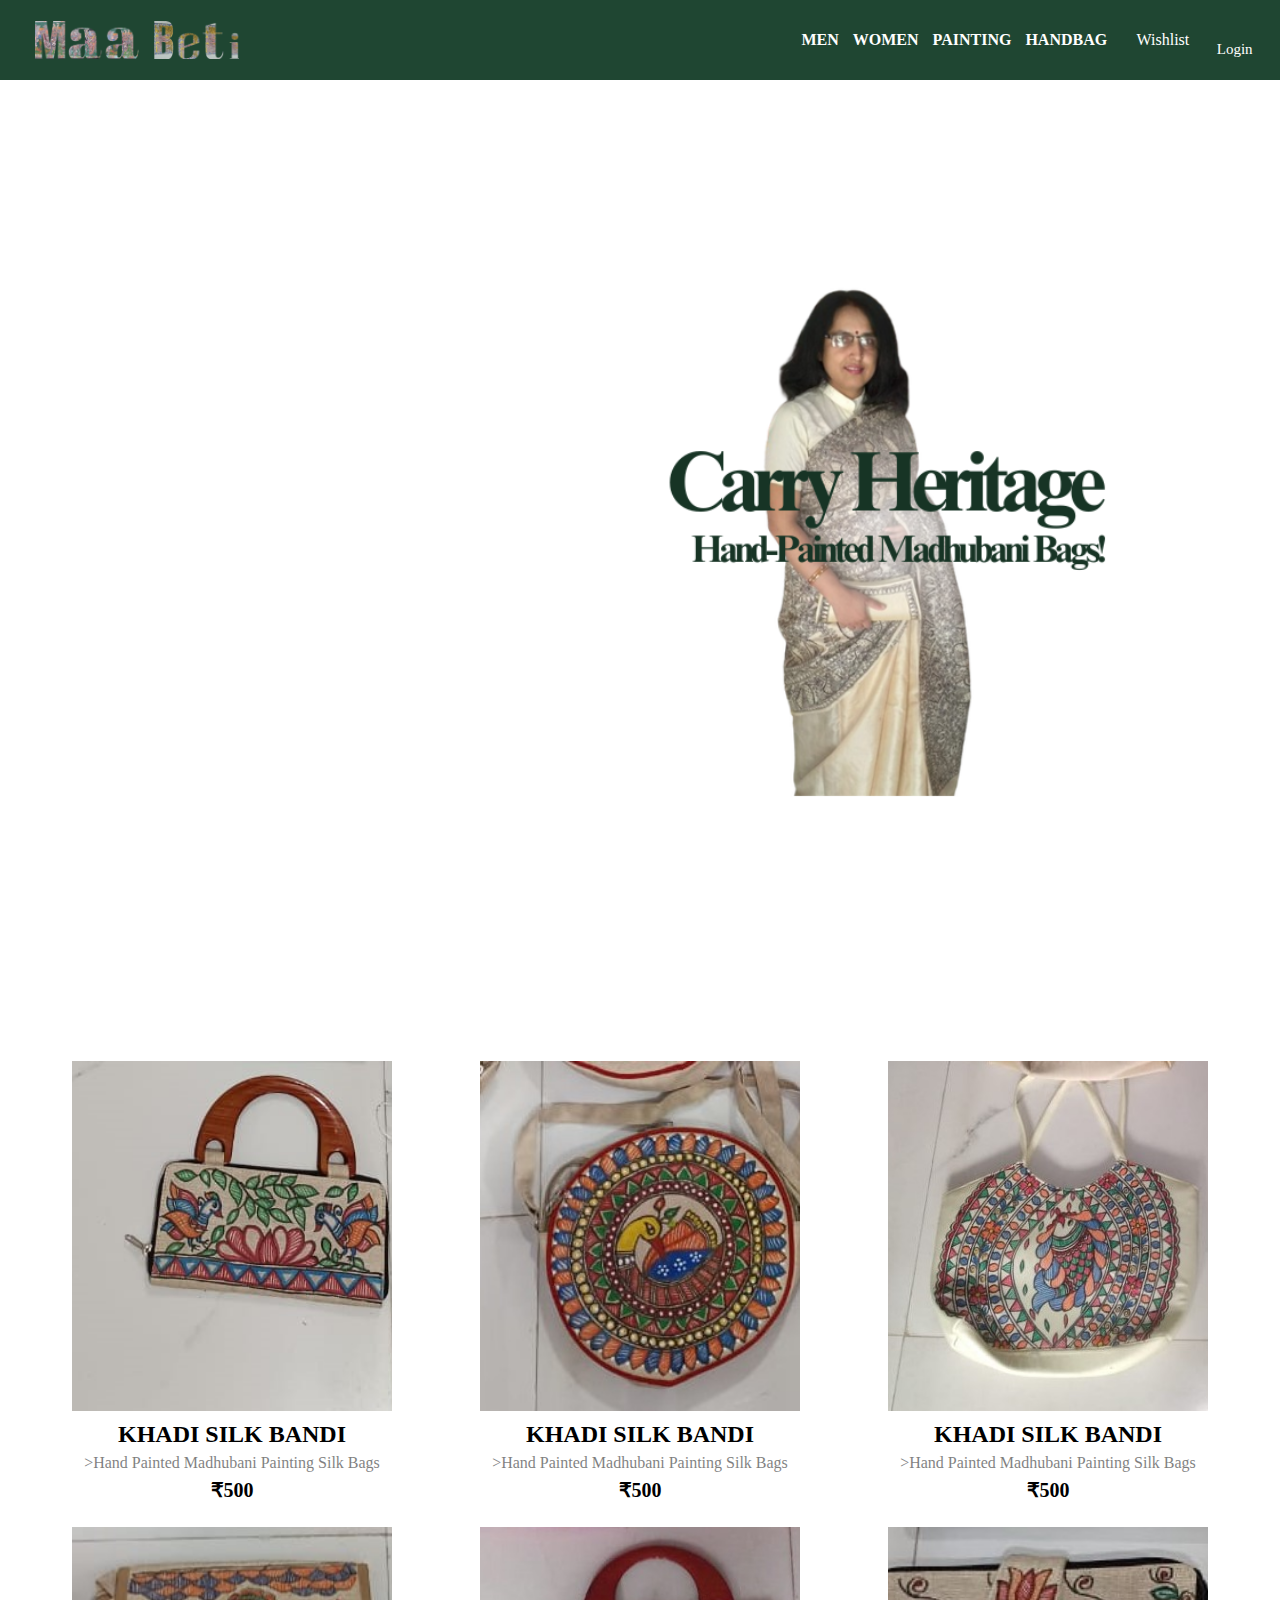
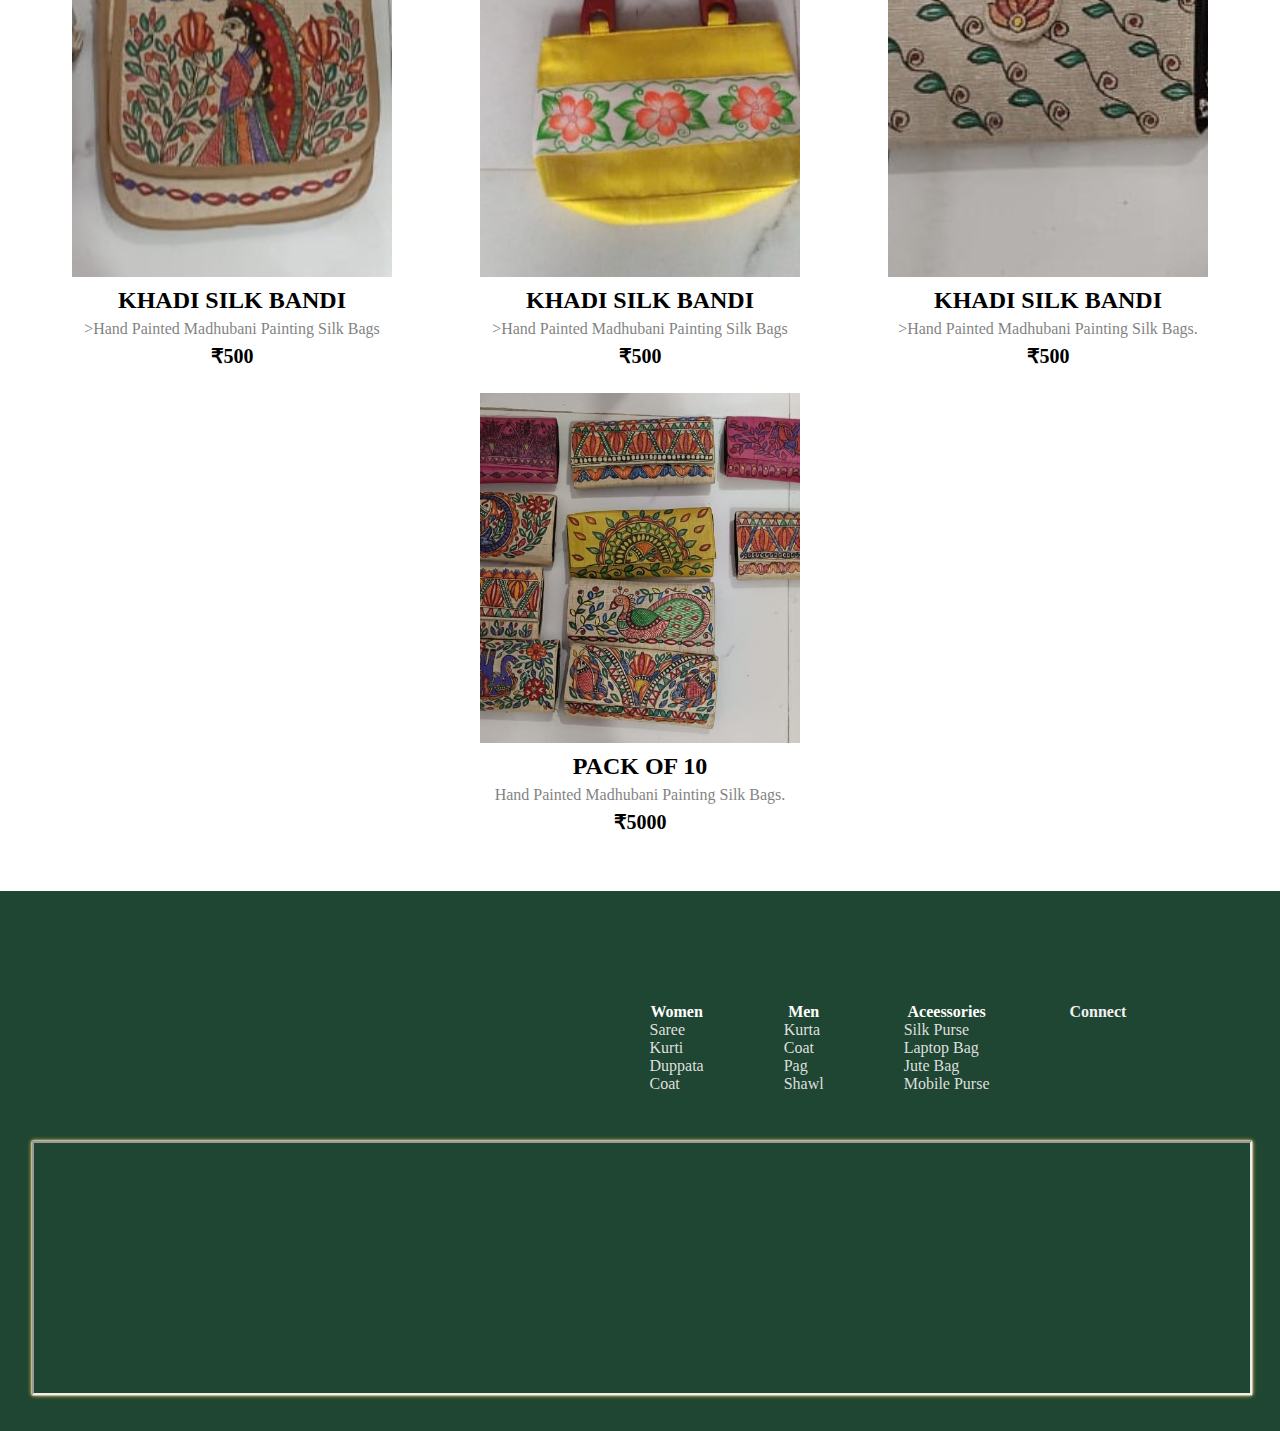
<file: pages/bag.html>
<!DOCTYPE html>
<html lang="en">

<head>
    <meta charset="UTF-8">
    <meta name="viewport" content="width=device-width, initial-scale=1.0">
    <title>Bag Section</title>
    <link rel="stylesheet" href="https://cdnjs.cloudflare.com/ajax/libs/font-awesome/6.5.1/css/all.min.css"
        integrity="sha512-DTOQO9RWCH3ppGqcWaEA1BIZOC6xxalwEsw9c2QQeAIftl+Vegovlnee1c9QX4TctnWMn13TZye+giMm8e2LwA=="
        crossorigin="anonymous" referrerpolicy="no-referrer" />

    <link rel="stylesheet" href="../css/st.css">
    <link rel="stylesheet" href="../css/women.css">
</head>
<header>
    <div class="nav">
        <div class="n-logo">
            <a href="../index.html">
                <div class="logo"></div>
            </a>
        </div>
        <div class="n-search border">
            <!-- <input class="ss" placeholder="Search Item" value="">
            <a href="" style="text-decoration: none;">
                <button class="search ser">
                    <i id="direct" class="fa-solid fa-magnifying-glass"></i>
                </button>
            </a> -->
        </div>
        <div class="n-menU">
            <div class="dropdown dropdown-1">
                <a href="../pages/Men.html" style="text-decoration: none;">
                    <p>MEN</p>
                </a>
                <div class="dropdown-content">
                    <a href="#bandi-section">BANDI</a>
                    <a href="#kurta-section">KURTA</a>
                    <a href="#shawl-pag-section">SHAWL & PAG</a>
                </div>
            </div>
            <div class="dropdown dropdown-4">
                <a href="../pages/Women.html" style="text-decoration: none;">
                    <p>WOMEN</p>
                </a>
                <div class="dropdown-content">
                    <a href="../pages/Women.html">SAREE</a>
                    <a href="../pages/Women.html">KURTI</a>
                    <a href="../pages/Women.html">DUPPATA</a>
                    <a href="../pages/Women.html">BANDI & COAT</a>
                </div>
            </div>
            <div class="dropdown dropdown-2">

                <a href="../pages/painting.html" style="text-decoration: none;">
                    <p>PAINTING</p>
                </a>
                <!-- <div class="dropdown-content">
                    <a href="#">CLOTH</a>
                    <a href="#">PAPER</a>
                    <a href="#">CUSTOMIZE</a>
                </div> -->
            </div>
            <div class="dropdown dropdown-3">
                <a href="../pages/bag.html" style="text-decoration: none;">
                    <p>HANDBAG</p>
                </a>
                <!-- <div class="dropdown-content">
                    <a href="#">PURSE</a>
                    <a href="#">UNISEX</a>
                    <a href="#">SILK PURSE</a>
                    <a href="#">JUTE PURSE</a>
                </div> -->
            </div>

        </div>

        <div class="wishlisttt">
            <a id="islog" href="../pages/Wishlist.html" style="text-decoration: none; color:white;">
                <i class="fa-solid fa-cart-shopping"></i>
                <p>Wishlist</p>
            </a>
        </div>

        <div class="log" id="profile-section">
            <!-- <a href="login.html" style="text-decoration: none; color:white;">
                <i class="fa-solid fa-user"></i>
                <p>Profile</p>
            </a> -->
        </div>
    </div>

    <div class="bor"></div>
</header>

<!-- <div class="bag_container">
    <div class="slider-bag_image">
        <img src="../../images/image1-2.png" height="100%" alt="bag1" />
    </div>
    <div class="bag_description">
        <h1 class="bag_heading">Carry Heritage</h1>
        <h4 class="bag_SubHeading">Hand-Painted Madhubani Bags!</h4>
    </div>
</div> -->

<div class="main-image">
    <img class="mySlides" src="../images/Slider/slider20.png" style="width: fit-content; height:100%;
     margin-left:20rem;">
</div>

<body>
    <h2 class="ourHeadingg"></h2>

    <div class="product-container">
        <div class="product-card">
            <div class="product-image">
                <img src="../images/Bags/bag17.jpg" class="product-thumb" alt="">
                <button class="card-btn butt" id="13">add to whislist</button>
            </div>
            <div class="product-info">
                <h2 class="product-brand">Khadi Silk Bandi</h2>
                <p class="product-short-des">>Hand Painted Madhubani Painting Silk Bags</p>
                <span class="price">₹500</span>
            </div>
        </div>
        <div class="product-card">
            <div class="product-image">
                <img src="../images/Bags/bag16.jpg" class="product-thumb" alt="">
                <button class="card-btn butt" id="14">add to whislist</button>
            </div>
            <div class="product-info">
                <h2 class="product-brand">Khadi Silk Bandi</h2>
                <p class="product-short-des">>Hand Painted Madhubani Painting Silk Bags</p>
                <span class="price">₹500</span>
            </div>
        </div>
        <div class="product-card">
            <div class="product-image">
                <img src="../images/Bags/bag3.jpg" class="product-thumb" alt="">
                <button class="card-btn butt" id="15">add to whislist</button>
            </div>
            <div class="product-info">
                <h2 class="product-brand">Khadi Silk Bandi</h2>
                <p class="product-short-des">>Hand Painted Madhubani Painting Silk Bags</p>
                <span class="price">₹500</span>
            </div>
        </div>
        <div class="product-card">
            <div class="product-image">
                <img src="../images/Bags/bag13.jpg" class="product-thumb" alt="">
                <button class="card-btn butt" id="16">add to whislist</button>
            </div>
            <div class="product-info">
                <h2 class="product-brand">Khadi Silk Bandi</h2>
                <p class="product-short-des">>Hand Painted Madhubani Painting Silk Bags</p>
                <span class="price">₹500</span>
            </div>
        </div>
        <div class="product-card">
            <div class="product-image">
                <img src="../images/Bags/bag14.jpg" class="product-thumb" alt="">
                <button class="card-btn butt" id="17">add to whislist</button>
            </div>
            <div class="product-info">
                <h2 class="product-brand">Khadi Silk Bandi</h2>
                <p class="product-short-des">>Hand Painted Madhubani Painting Silk Bags</p>
                <span class="price">₹500</span>
            </div>
        </div>
        <div class="product-card">
            <div class="product-image">
                <img src="../images/Bags/bag5.jpg" class="product-thumb" alt="">
                <button class="card-btn butt" id="18">add to whislist</button>
            </div>
            <div class="product-info">
                <h2 class="product-brand">Khadi Silk Bandi</h2>
                <p class="product-short-des">>Hand Painted Madhubani Painting Silk Bags.</p>
                <span class="price">₹500</span>
            </div>
        </div>
        <div class="product-card">
            <div class="product-image">
                <img src="../images/Bags/bag11.jpg" class="product-thumb" alt="">
                <button class="card-btn butt" id="19">add to whislist</button>
            </div>
            <div class="product-info">
                <h2 class="product-brand">Pack of 10</h2>
                <p class="product-short-des">Hand Painted Madhubani Painting Silk Bags.</p>
                <span class="price">₹5000</span>
            </div>
        </div>
    </div>
    <script src="../scripts/script.js"></script>
    <script src="../scripts/wish.js"></script>
</body>

<footer>
    <div class="fo">
        <div class="foo-products">
            <div class="foo-p-women">
                <a href="../pages/Women.html" style="text-decoration: none; color:white;">
                    <h4>Women</h4>
                    <p>Saree</p>
                    <p>Kurti</p>
                    <p>Duppata</p>
                    <p>Coat</p>
                </a>
            </div>
            <div class="foo-p-men">
                <a href="../pages/Men.html" style="text-decoration: none; color:white;">
                    <h4>Men</h4>
                    <p>Kurta</p>
                    <p>Coat</p>
                    <p>Pag</p>
                    <p>Shawl</p>
                </a>
            </div>
            <div class="foo-p-accessories">
                <a href="../pages/bag.html" style="text-decoration: none; color:white;">
                    <h4>Aceessories</h4>
                    <p>Silk Purse</p>
                    <p>Laptop Bag</p>
                    <p>Jute Bag</p>
                    <p>Mobile Purse</p>
                </a>
            </div>
        </div>
        <div class="foo-connect">
            <h4>Connect</h4>
            <div class="icon">
                <a color="white" href="https://www.instagram.com/maabetimadhubanipainting/?hl=en">
                    <i class="fa-brands fa-instagram"></i>
                </a>
                <a href="https://jsdl.in/DT-51I2EAA66QM">
                    <i color="white" class="fa-solid fa-phone-volume"></i>
                    <!-- <i color="white" class="fa-regular fa-phone"></i> -->
                </a>
                <a href="https://m.facebook.com/profile.php?id=100010985732887">
                    <i color="white" class="fa-brands fa-facebook"></i>
                </a>
            </div>

        </div>
    </div>
    <iframe
        src="https://www.google.com/maps/embed?pb=!1m18!1m12!1m3!1d1778.7227191213854!2d85.35719507191678!3d23.399555168098885!2m3!1f0!2f0!3f0!3m2!1i1024!2i768!4f13.1!3m3!1m2!1s0x39f4e31cebcba32b%3A0x267e008ab7029c8e!2sMAA%20BETI%20MADHUBANI%20PAINTING%20SHOP!5e0!3m2!1sen!2sin!4v1713613445904!5m2!1sen!2sin"
        width="100%" height="250"
        style="box-shadow: 0 0 1px white, 0 0 2px white, 0 0 4px rgba(255, 199, 78, 0.683), 0 0 5px rgba(255, 199, 78, 0.683);"
        allowfullscreen="" loading="lazy" referrerpolicy="no-referrer-when-downgrade">
    </iframe>

</footer>

</html>
</file>
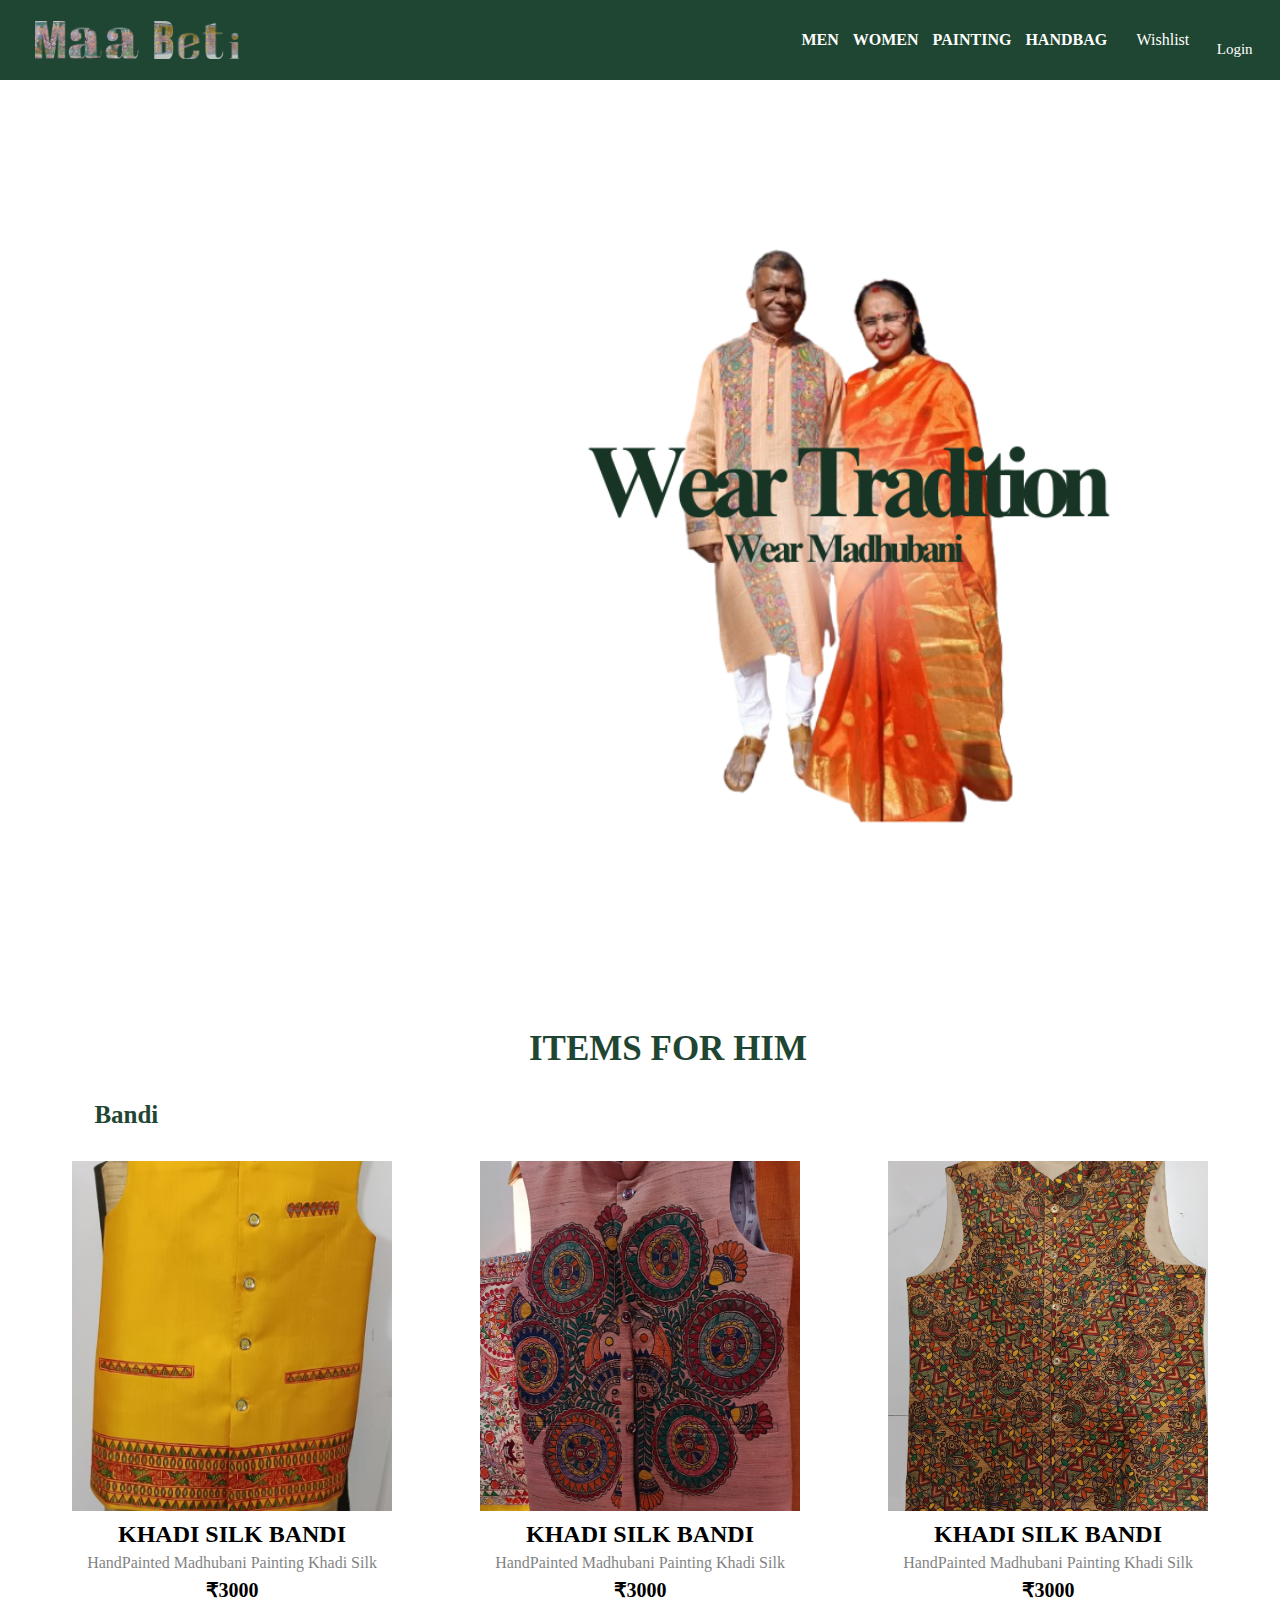
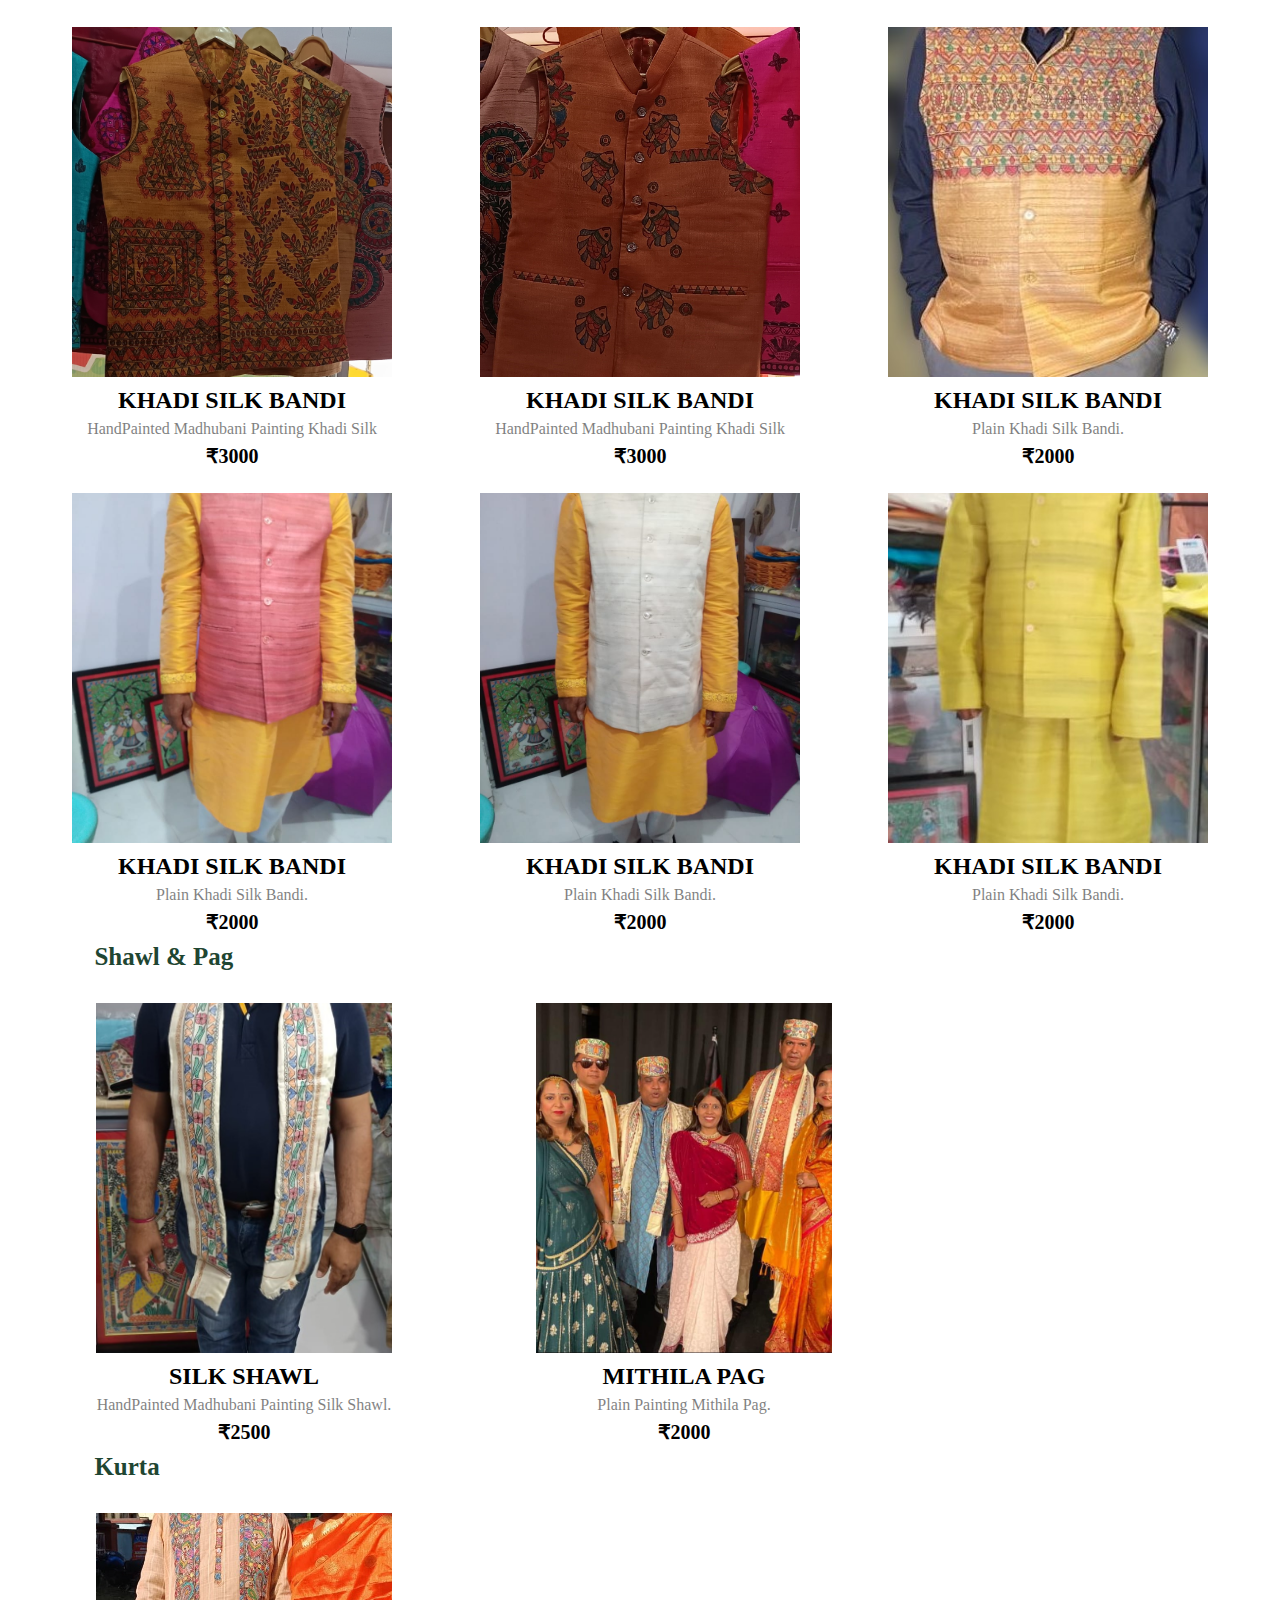
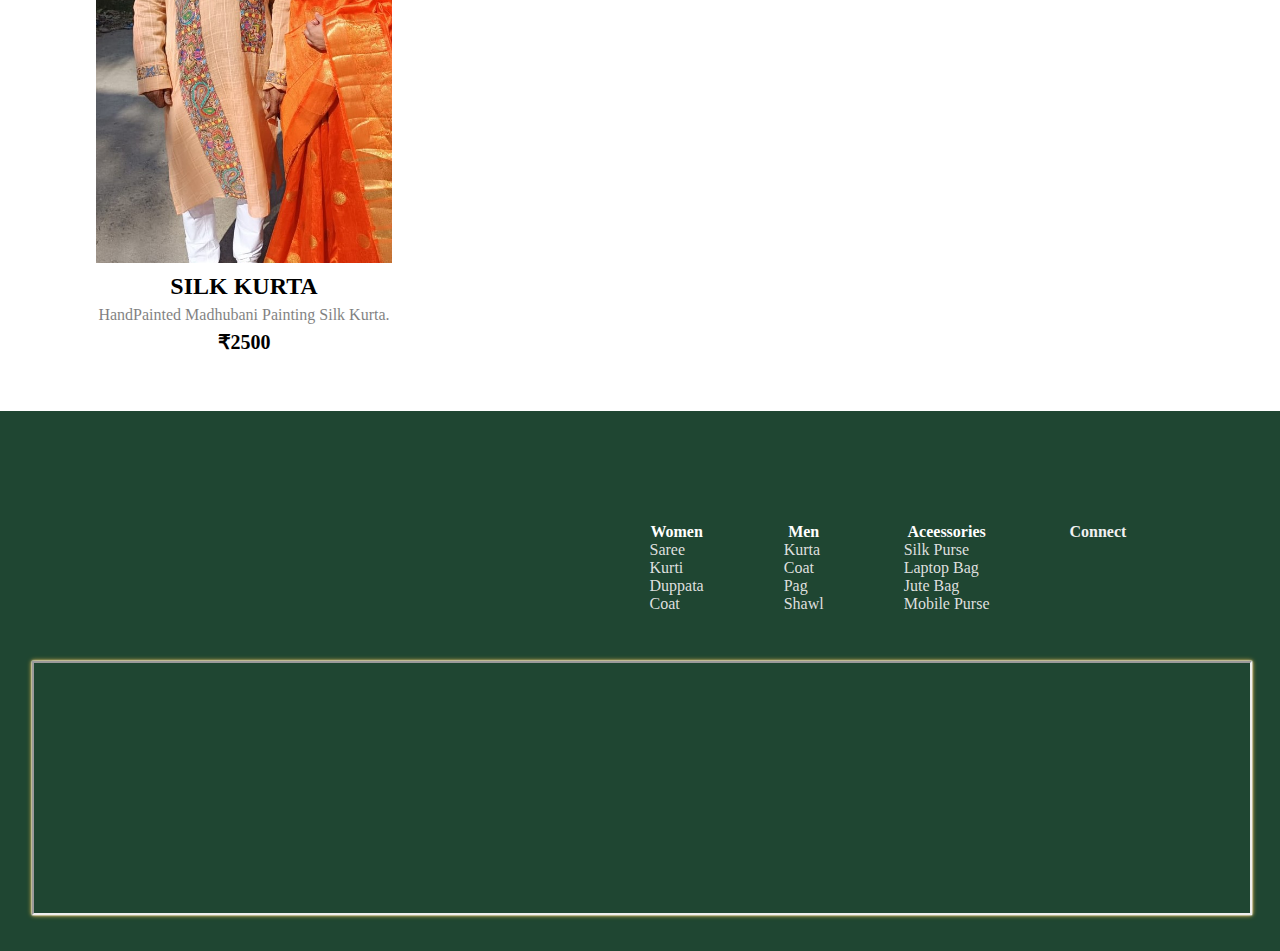
<file: pages/Men.html>
<!DOCTYPE html>
<html lang="en">

<head>
    <meta charset="UTF-8">
    <meta name="viewport" content="width=device-width, initial-scale=1.0">
    <title>Men's Section</title>
    <link rel="stylesheet" href="https://cdnjs.cloudflare.com/ajax/libs/font-awesome/6.5.1/css/all.min.css"
        integrity="sha512-DTOQO9RWCH3ppGqcWaEA1BIZOC6xxalwEsw9c2QQeAIftl+Vegovlnee1c9QX4TctnWMn13TZye+giMm8e2LwA=="
        crossorigin="anonymous" referrerpolicy="no-referrer" />

    <link rel="stylesheet" href="../css/st.css">
    <link rel="stylesheet" href="../css/women.css">
</head>
<header>
    <div class="nav">
        <div class="n-logo">
            <a href="../index.html">
                <div class="logo"></div>
            </a>
        </div>
        <div class="n-search border">
            <!-- <input class="ss" placeholder="Search Item" value="">
            <a href="" style="text-decoration: none;">
                <button class="search ser">
                    <i id="direct" class="fa-solid fa-magnifying-glass"></i>
                </button>
            </a> -->
        </div>
        <div class="n-menU">
            <div class="dropdown dropdown-1">
                <a href="../pages/Men.html" style="text-decoration: none;">
                    <p>MEN</p>
                </a>
                <div class="dropdown-content">
                    <a href="#bandi-section">BANDI</a>
                    <a href="#kurta-section">KURTA</a>
                    <a href="#shawl-pag-section">SHAWL & PAG</a>
                </div>
            </div>
            <div class="dropdown dropdown-4">
                <a href="../pages/Women.html" style="text-decoration: none;">
                    <p>WOMEN</p>
                </a>
                <div class="dropdown-content">
                    <a href="../pages/Women.html">SAREE</a>
                    <a href="../pages/Women.html">KURTI</a>
                    <a href="../pages/Women.html">DUPPATA</a>
                    <a href="../pages/Women.html">BANDI & COAT</a>
                </div>
            </div>
            <div class="dropdown dropdown-2">
                <a href="../pages/painting.html" style="text-decoration: none;">
                    <p>PAINTING</p>
                </a>
                <!-- <div class="dropdown-content">
                    <a href="#">CLOTH</a>
                    <a href="#">PAPER</a>
                    <a href="#">CUSTOMIZE</a>
                </div> -->
            </div>
            <div class="dropdown dropdown-3">
                <a href="../pages/bag.html" style="text-decoration: none;">
                    <p>HANDBAG</p>
                </a>
                <!-- <div class="dropdown-content">
                    <a href="#">PURSE</a>
                    <a href="#">UNISEX</a>
                    <a href="#">SILK PURSE</a>
                    <a href="#">JUTE PURSE</a>
                </div> -->
            </div>

        </div>

        <div class="wishlisttt">
            <a id="islog" href="../pages/Wishlist.html" style="text-decoration: none; color:white;">
                <i class="fa-solid fa-cart-shopping"></i>
                <p>Wishlist</p>
            </a>
        </div>

        <div class="log" id="profile-section">
            <!-- <a href="login.html" style="text-decoration: none; color:white;">
                <i class="fa-solid fa-user"></i>
                <p>Profile</p>
            </a> -->
        </div>
    </div>

    <div class="bor"></div>
</header>

<div class="main-image">
    <img class="mySlides" src="../images/MEN/Kurta4.png" style="width: fit-content; height:100%;
     margin-left:20rem;">
</div>

<body>
    <h2 class="ourHeadingg" style="font-weight: 900;">ITEMS FOR HIM</h2>

    <p id="bandi-section" class="ourSubHeading">Bandi</p>

    <div class="product-container">
        <div class="product-card">
            <div class="product-image">
                <img src="../images/MEN/Bandi4.jpg" class="product-thumb" alt="">
                <button class="card-btn butt" id="20">add to whislist</button>
            </div>
            <div class="product-info">
                <h2 class="product-brand">Khadi Silk Bandi</h2>
                <p class="product-short-des">HandPainted Madhubani Painting Khadi Silk Bandi.</p>
                <span class="price">₹3000</span>
            </div>
        </div>
        <div class="product-card">
            <div class="product-image">
                <img src="../images/MEN/Bandi5.jpeg" class="product-thumb" alt="">
                <button class="card-btn butt" id="21">add to whislist</button>
            </div>
            <div class="product-info">
                <h2 class="product-brand">Khadi Silk Bandi</h2>
                <p class="product-short-des">HandPainted Madhubani Painting Khadi Silk Bandi.</p>
                <span class="price">₹3000</span>
            </div>
        </div>
        <div class="product-card">
            <div class="product-image">
                <img src="../images/MEN/Bandi6.jpg" class="product-thumb" alt="">
                <button class="card-btn butt" id="22">add to whislist</button>
            </div>
            <div class="product-info">
                <h2 class="product-brand">Khadi Silk Bandi</h2>
                <p class="product-short-des">HandPainted Madhubani Painting Khadi Silk Bandi.</p>
                <span class="price">₹3000</span>
            </div>
        </div>
        <div class="product-card">
            <div class="product-image">
                <img src="../images/MEN/Bandi9.jpg" class="product-thumb" alt="">
                <button class="card-btn butt" id="23">add to whislist</button>
            </div>
            <div class="product-info">
                <h2 class="product-brand">Khadi Silk Bandi</h2>
                <p class="product-short-des">HandPainted Madhubani Painting Khadi Silk Bandi.</p>
                <span class="price">₹3000</span>
            </div>
        </div>
        <div class="product-card">
            <div class="product-image">
                <img src="../images/MEN/Bandi10.jpg" class="product-thumb" alt="">
                <button class="card-btn butt" id="24">add to whislist</button>
            </div>
            <div class="product-info">
                <h2 class="product-brand">Khadi Silk Bandi</h2>
                <p class="product-short-des">HandPainted Madhubani Painting Khadi Silk Bandi.</p>
                <span class="price">₹3000</span>
            </div>
        </div>
        <div class="product-card">
            <div class="product-image">
                <img src="../images/MEN/Bandi1.jpg" class="product-thumb" alt="">
                <button class="card-btn butt" id="25">add to whislist</button>
            </div>
            <div class="product-info">
                <h2 class="product-brand">Khadi Silk Bandi</h2>
                <p class="product-short-des">Plain Khadi Silk Bandi.</p>
                <span class="price">₹2000</span>
            </div>
        </div>
        <div class="product-card">
            <div class="product-image">
                <img src="../images/MEN/Bandi3.jpg" class="product-thumb" alt="">
                <button class="card-btn butt" id="26">add to whislist</button>
            </div>
            <div class="product-info">
                <h2 class="product-brand">Khadi Silk Bandi</h2>
                <p class="product-short-des">Plain Khadi Silk Bandi.</p>
                <span class="price">₹2000</span>
            </div>
        </div>
        <div class="product-card">
            <div class="product-image">
                <img src="../images/MEN/Bandi2.jpg" class="product-thumb" alt="">
                <button class="card-btn butt" id="27">add to whislist</button>
            </div>
            <div class="product-info">
                <h2 class="product-brand">Khadi Silk Bandi</h2>
                <p class="product-short-des">Plain Khadi Silk Bandi.</p>
                <span class="price">₹2000</span>
            </div>
        </div>
        <div class="product-card">
            <div class="product-image">
                <img src="../images/MEN/Kurta-Men2.jpg" class="product-thumb" alt="">
                <button class="card-btn butt" id="28">add to whislist</button>
            </div>
            <div class="product-info">
                <h2 class="product-brand">Khadi Silk Bandi</h2>
                <p class="product-short-des">Plain Khadi Silk Bandi.</p>
                <span class="price">₹2000</span>
            </div>
        </div>

    </div>

    <p id="shawl-pag-section" class="ourSubHeading">Shawl & Pag</p>
    <div style="justify-content: left; margin-left: 6rem; gap:9rem;" class="product-container">
        <div class="product-card">
            <div class="product-image">
                <img src="../images/MEN/Shawl.jpg" class="product-thumb" alt="">
                <button class="card-btn butt" id="29">add to whislist</button>
            </div>
            <div class="product-info">
                <h2 class="product-brand">Silk Shawl</h2>
                <p class="product-short-des">HandPainted Madhubani Painting Silk Shawl.</p>
                <span class="price">₹2500</span>
            </div>
        </div>
        <div class="product-card">
            <div class="product-image">
                <img src="../images/newseasonPag.jpg" class="product-thumb" alt="">
                <button class="card-btn butt" id="30">add to whislist</button>
            </div>
            <div class="product-info">
                <h2 class="product-brand">Mithila Pag</h2>
                <p class="product-short-des">Plain Painting Mithila Pag.</p>
                <span class="price">₹2000</span>
            </div>
        </div>
    </div>


    <p id="kurta-section" class="ourSubHeading">Kurta</p>
    <div style="justify-content: left; margin-left: 6rem;" class="product-container">
        <div class="product-card">
            <div class="product-image">
                <img src="../images/MEN/Kurta2.jpg" class="product-thumb" alt="">
                <button class="card-btn butt" id="31">add to whislist</button>
            </div>
            <div class="product-info">
                <h2 class="product-brand">Silk Kurta</h2>
                <p class="product-short-des">HandPainted Madhubani Painting Silk Kurta.</p>
                <span class="price">₹2500</span>
            </div>
        </div>
    </div>
    <script src="../scripts/script.js"></script>
    <script src="../scripts/wish.js"></script>
</body>

<footer>
    <div class="fo">
        <div class="foo-products">
            <div class="foo-p-women">
                <a href="../pages/Women.html" style="text-decoration: none; color:white;">
                    <h4>Women</h4>
                    <p>Saree</p>
                    <p>Kurti</p>
                    <p>Duppata</p>
                    <p>Coat</p>
                </a>
            </div>
            <div class="foo-p-men">
                <a href="../pages/Men.html" style="text-decoration: none; color:white;">
                    <h4>Men</h4>
                    <p>Kurta</p>
                    <p>Coat</p>
                    <p>Pag</p>
                    <p>Shawl</p>
                </a>
            </div>
            <div class="foo-p-accessories">
                <a href="../pages/bag.html" style="text-decoration: none; color:white;">
                    <h4>Aceessories</h4>
                    <p>Silk Purse</p>
                    <p>Laptop Bag</p>
                    <p>Jute Bag</p>
                    <p>Mobile Purse</p>
                </a>
            </div>
        </div>
        <div class="foo-connect">
            <h4>Connect</h4>
            <div class="icon">
                <a color="white" href="https://www.instagram.com/maabetimadhubanipainting/?hl=en">
                    <i class="fa-brands fa-instagram"></i>
                </a>
                <a href="https://jsdl.in/DT-51I2EAA66QM">
                    <i color="white" class="fa-solid fa-phone-volume"></i>
                    <!-- <i color="white" class="fa-regular fa-phone"></i> -->
                </a>
                <a href="https://m.facebook.com/profile.php?id=100010985732887">
                    <i color="white" class="fa-brands fa-facebook"></i>
                </a>
            </div>

        </div>
    </div>
    <iframe
        src="https://www.google.com/maps/embed?pb=!1m18!1m12!1m3!1d1778.7227191213854!2d85.35719507191678!3d23.399555168098885!2m3!1f0!2f0!3f0!3m2!1i1024!2i768!4f13.1!3m3!1m2!1s0x39f4e31cebcba32b%3A0x267e008ab7029c8e!2sMAA%20BETI%20MADHUBANI%20PAINTING%20SHOP!5e0!3m2!1sen!2sin!4v1713613445904!5m2!1sen!2sin"
        width="100%" height="250"
        style="box-shadow: 0 0 1px white, 0 0 2px white, 0 0 4px rgba(255, 199, 78, 0.683), 0 0 5px rgba(255, 199, 78, 0.683);"
        allowfullscreen="" loading="lazy" referrerpolicy="no-referrer-when-downgrade">
    </iframe>

</footer>

</html>
</file>
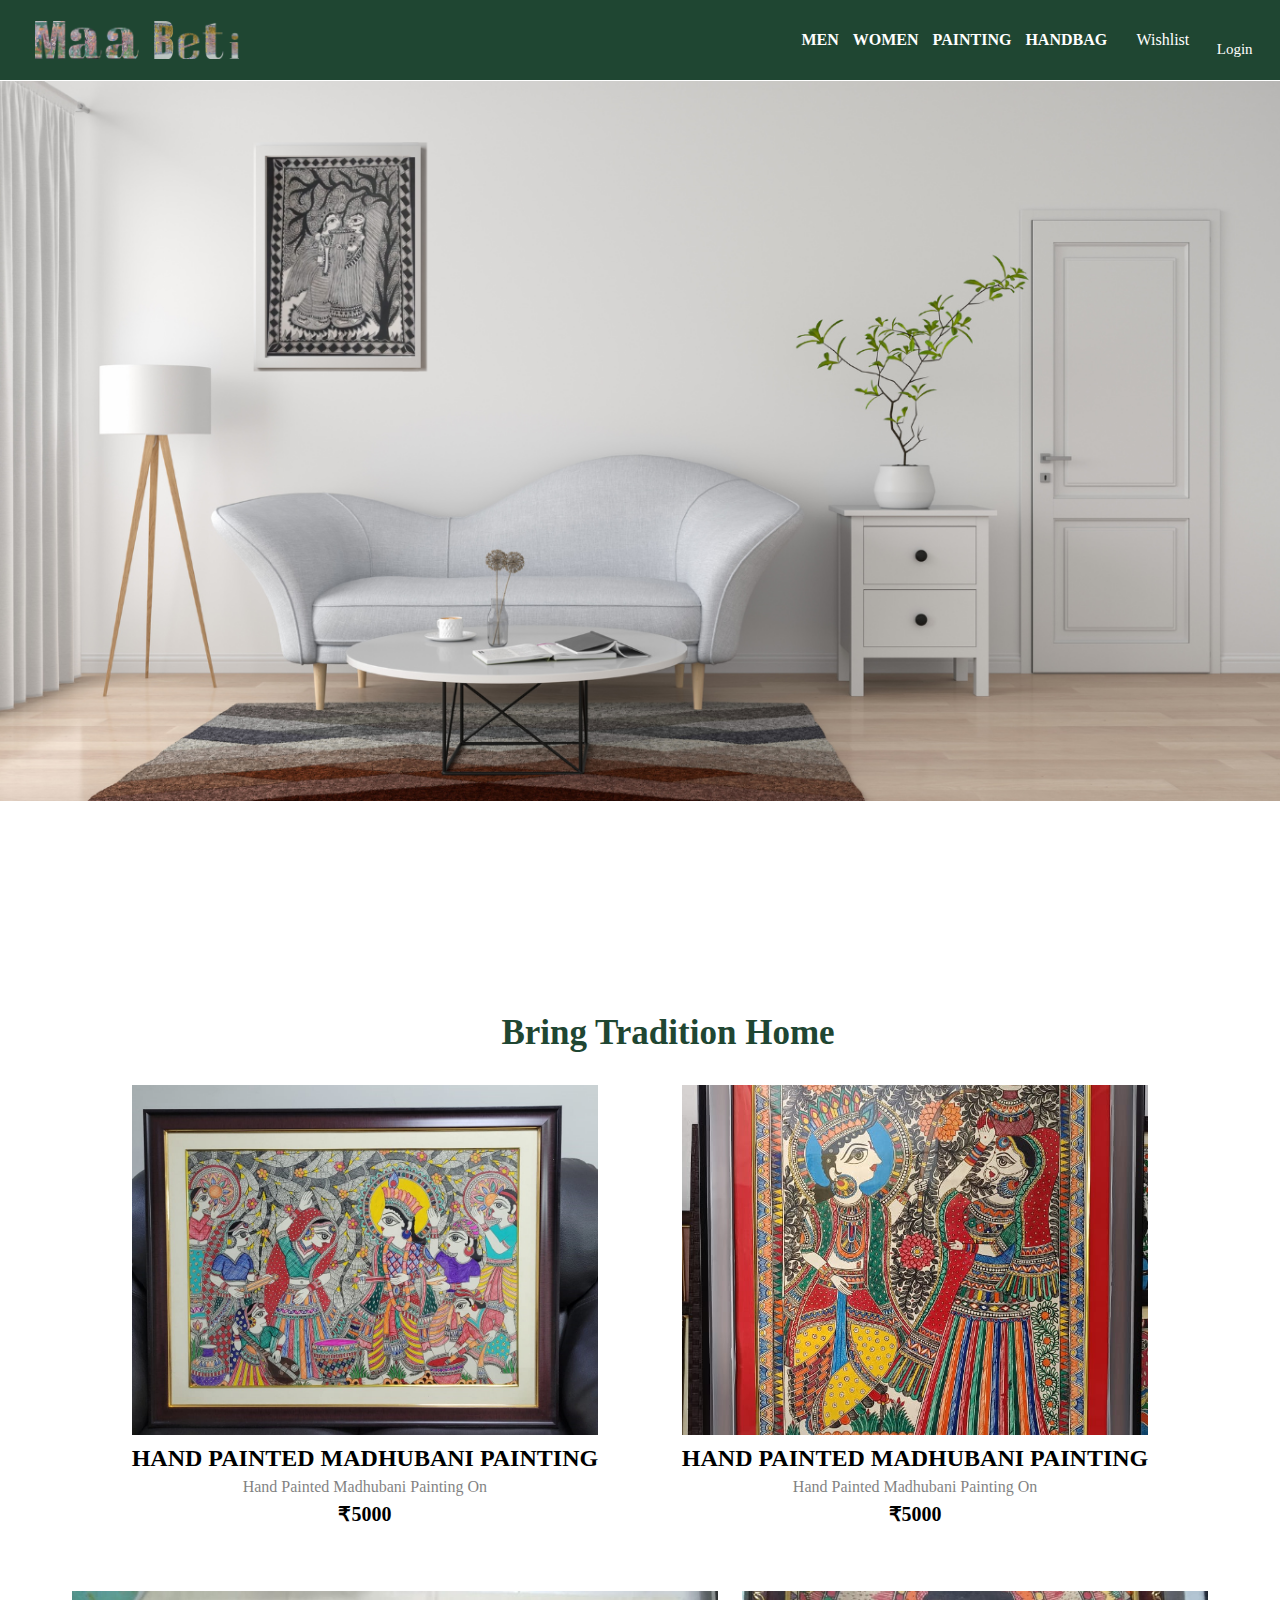
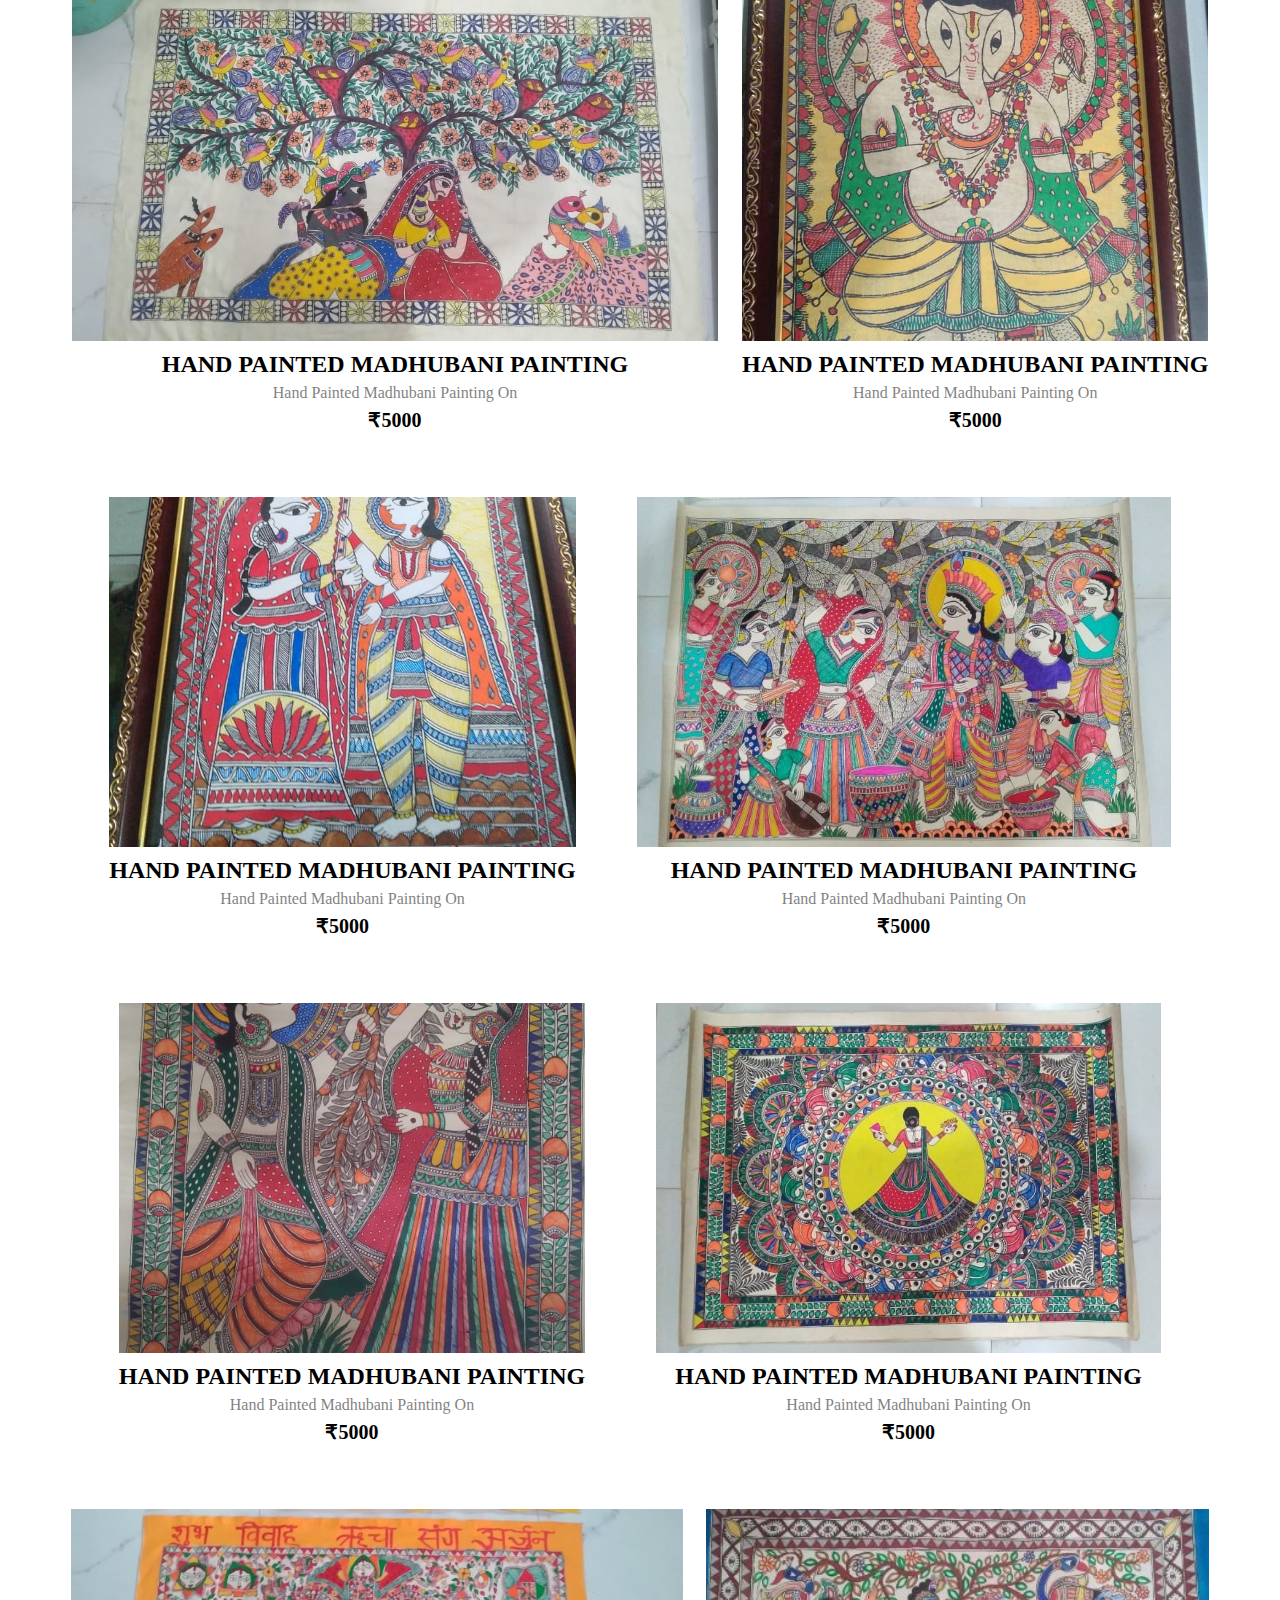
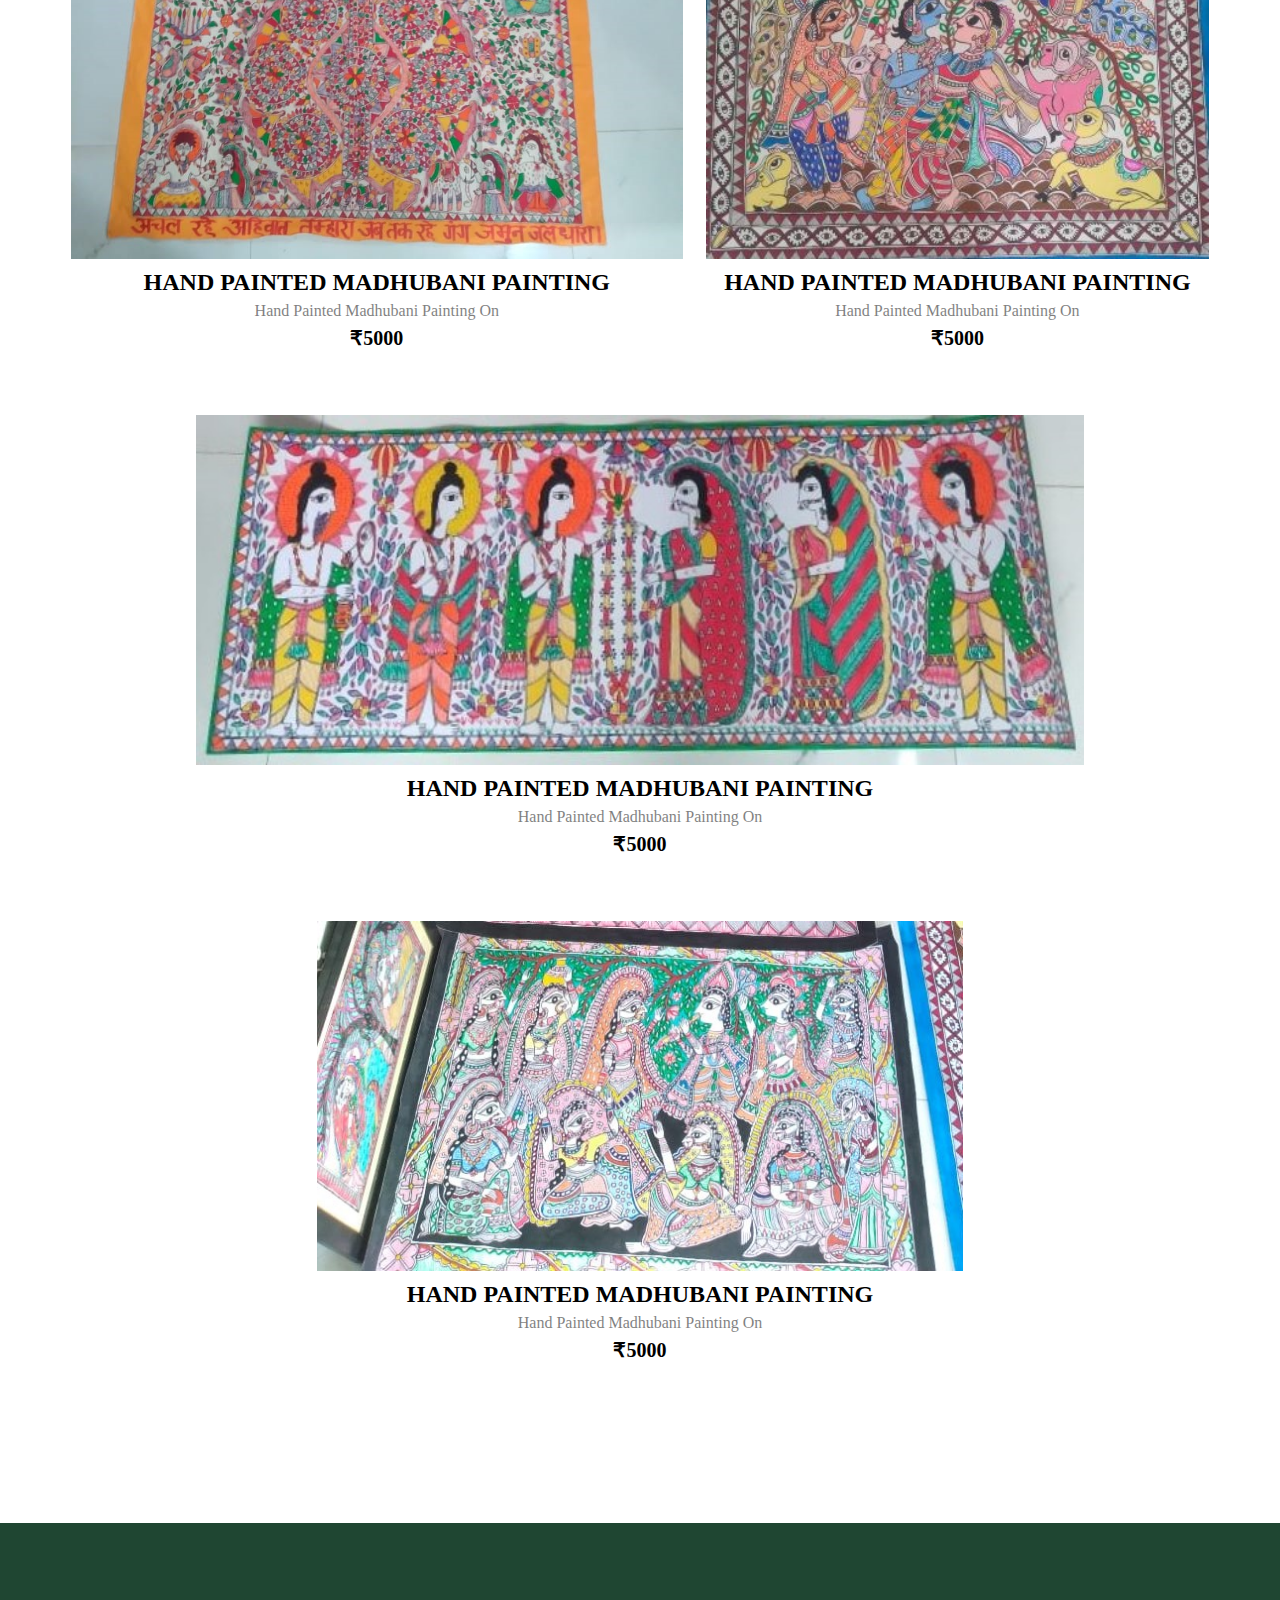
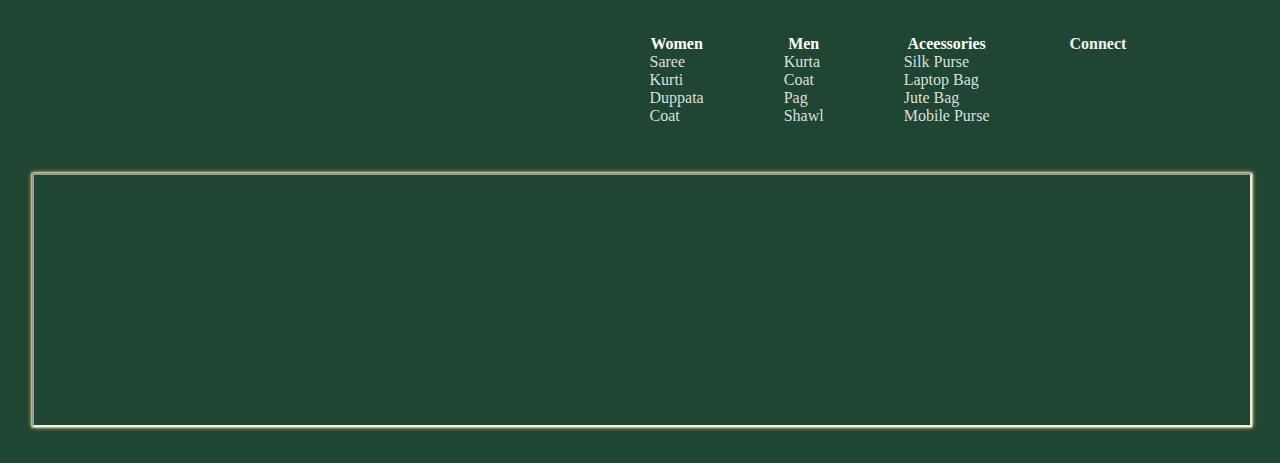
<file: pages/painting.html>
<!DOCTYPE html>
<html lang="en">

<head>
    <meta charset="UTF-8">
    <meta name="viewport" content="width=device-width, initial-scale=1.0">
    <title>Painting Section</title>
    <link rel="stylesheet" href="https://cdnjs.cloudflare.com/ajax/libs/font-awesome/6.5.1/css/all.min.css"
        integrity="sha512-DTOQO9RWCH3ppGqcWaEA1BIZOC6xxalwEsw9c2QQeAIftl+Vegovlnee1c9QX4TctnWMn13TZye+giMm8e2LwA=="
        crossorigin="anonymous" referrerpolicy="no-referrer" />

    <link rel="stylesheet" href="../css/st.css">
    <link rel="stylesheet" href="../css/women.css">
    <link rel="stylesheet" href="../css/painting.css">

</head>
<header>
    <div class="nav">
        <div class="n-logo">
            <a href="../index.html">
                <div class="logo"></div>
            </a>
        </div>
        <div class="n-search border">
            <!-- <input class="ss" placeholder="Search Item" value="">
            <a href="" style="text-decoration: none;">
                <button class="search ser">
                    <i id="direct" class="fa-solid fa-magnifying-glass"></i>
                </button>
            </a> -->
        </div>
        <div class="n-menU">
            <div class="dropdown dropdown-1">
                <a href="../pages/Men.html" style="text-decoration: none;">
                    <p>MEN</p>
                </a>
                <div class="dropdown-content">
                    <a href="#bandi-section">BANDI</a>
                    <a href="#kurta-section">KURTA</a>
                    <a href="#shawl-pag-section">SHAWL & PAG</a>
                </div>
            </div>
            <div class="dropdown dropdown-4">
                <a href="../pages/Women.html" style="text-decoration: none;">
                    <p>WOMEN</p>
                </a>
                <div class="dropdown-content">
                    <a href="../pages/Women.html">SAREE</a>
                    <a href="../pages/Women.html">KURTI</a>
                    <a href="../pages/Women.html">DUPPATA</a>
                    <a href="../pages/Women.html">BANDI & COAT</a>
                </div>
            </div>
            <div class="dropdown dropdown-2">

                <a href="../pages/painting.html" style="text-decoration: none;">
                    <p>PAINTING</p>
                </a>
                <!-- <div class="dropdown-content">
                    <a href="#">CLOTH</a>
                    <a href="#">PAPER</a>
                    <a href="#">CUSTOMIZE</a>
                </div> -->
            </div>
            <div class="dropdown dropdown-3">
                <a href="../pages/bag.html" style="text-decoration: none;">
                    <p>HANDBAG</p>
                </a>
                <!-- <div class="dropdown-content">
                    <a href="#">PURSE</a>
                    <a href="#">UNISEX</a>
                    <a href="#">SILK PURSE</a>
                    <a href="#">JUTE PURSE</a>
                </div> -->
            </div>

        </div>

        <div class="wishlisttt">
            <a id="islog" href="../pages/Wishlist.html" style="text-decoration: none; color:white;">
                <i class="fa-solid fa-cart-shopping"></i>
                <p>Wishlist</p>
            </a>
        </div>

        <div class="log" id="profile-section">
            <!-- <a href="login.html" style="text-decoration: none; color:white;">
                <i class="fa-solid fa-user"></i>
                <p>Profile</p>
            </a> -->
        </div>
    </div>

    <div class="bor"></div>
</header>

<div class="main-image">
    <img class=" mySlides" src="../images/Painting/Painting16.png" style="height: 80%;">
    <img class=" mySlides" src="../images/Painting/Painting15.png" style="height: 80%;">
</div>

<body>

    <h2 class="ourHeadingg" style="margin-top: 0%;">Bring Tradition Home</h2>
    <div class="product-container">
        <div class="product-card">
            <div class="product-image">
                <img src="../images/Painting/Painting1.jpg" class="product-thumb" alt="">
                <button class="card-btn butt" id="32">add to whislist</button>
            </div>
            <div class="product-info">
                <h2 class="product-brand">Hand Painted Madhubani Painting</h2>
                <p class="product-short-des">Hand Painted Madhubani Painting on</p>
                <span class="price">₹5000</span>
            </div>
        </div>
        <div class="product-card">
            <div class="product-image">
                <img src="../images/Painting/Painting7.jpg" class="product-thumb" alt="">
                <button class="card-btn butt" id="33">add to whislist</button>
            </div>
            <div class="product-info">
                <h2 class="product-brand">Hand Painted Madhubani Painting</h2>
                <p class="product-short-des">Hand Painted Madhubani Painting on</p>
                <span class="price">₹5000</span>
            </div>
        </div>
        <div class="product-card">
            <div class="product-image">
                <img src="../images/Painting/Painting8.jpg" class="product-thumb" alt="">
                <button class="card-btn butt" id="34">add to whislist</button>
            </div>
            <div class="product-info">
                <h2 class="product-brand">Hand Painted Madhubani Painting</h2>
                <p class="product-short-des">Hand Painted Madhubani Painting on</p>
                <span class="price">₹5000</span>
            </div>
        </div>
        <div class="product-card">
            <div class="product-image">
                <img src="../images/Painting/Painting9.jpg" class="product-thumb" alt="">
                <button class="card-btn butt" id="35">add to whislist</button>
            </div>
            <div class="product-info">
                <h2 class="product-brand">Hand Painted Madhubani Painting</h2>
                <p class="product-short-des">Hand Painted Madhubani Painting on</p>
                <span class="price">₹5000</span>
            </div>
        </div>
        <div class="product-card">
            <div class="product-image">
                <img src="../images/Painting/Painting10.jpg" class="product-thumb" alt="">
                <button class="card-btn butt" id="36">add to whislist</button>
            </div>
            <div class="product-info">
                <h2 class="product-brand">Hand Painted Madhubani Painting</h2>
                <p class="product-short-des">Hand Painted Madhubani Painting on</p>
                <span class="price">₹5000</span>
            </div>
        </div>
        <div class="product-card">
            <div class="product-image">
                <img src="../images/Painting/Painting11.jpg" class="product-thumb" alt="">
                <button class="card-btn butt" id="37">add to whislist</button>
            </div>
            <div class="product-info">
                <h2 class="product-brand">Hand Painted Madhubani Painting</h2>
                <p class="product-short-des">Hand Painted Madhubani Painting on</p>
                <span class="price">₹5000</span>
            </div>
        </div>
        <div class="product-card">
            <div class="product-image">
                <img src="../images/Painting/Painting12.jpg" class="product-thumb" alt="">
                <button class="card-btn butt" id="38">add to whislist</button>
            </div>
            <div class="product-info">
                <h2 class="product-brand">Hand Painted Madhubani Painting</h2>
                <p class="product-short-des">Hand Painted Madhubani Painting on</p>
                <span class="price">₹5000</span>
            </div>
        </div>
        <!-- <div class="product-card">
            <div class="product-image">
                <img src="../images/Painting/Painting13.jpg" class="product-thumb" alt="">
                <button class="card-btn butt butt">add to whislist</button>
            </div>
            <div class="product-info">
                <h2 class="product-brand">Pack of 10</h2>
                <p class="product-short-des">Hand Painted Madhubani Painting Silk Bags.</p>
                <span class="price">₹5,000</span>
            </div>
        </div> -->
        <div class="product-card">
            <div class="product-image">
                <img src="../images/Painting/Painting14.jpg" class="product-thumb" alt="">
                <button class="card-btn butt" id="39">add to whislist</button>
            </div>
            <div class="product-info">
                <h2 class="product-brand">Hand Painted Madhubani Painting</h2>
                <p class="product-short-des">Hand Painted Madhubani Painting on</p>
                <span class="price">₹5000</span>
            </div>
        </div>
        <div class="product-card">
            <div class="product-image">
                <img src="../images/Painting/Painting2.jpg" class="product-thumb" alt="">
                <button class="card-btn butt" id="40">add to whislist</button>
            </div>
            <div class="product-info">
                <h2 class="product-brand">Hand Painted Madhubani Painting</h2>
                <p class="product-short-des">Hand Painted Madhubani Painting on</p>
                <span class="price">₹5000</span>
            </div>
        </div>
        <div class="product-card">
            <div class="product-image">
                <img src="../images/Painting/Painting3.jpg" class="product-thumb" alt="">
                <button class="card-btn butt" id="41">add to whislist</button>
            </div>
            <div class="product-info">
                <h2 class="product-brand">Hand Painted Madhubani Painting</h2>
                <p class="product-short-des">Hand Painted Madhubani Painting on</p>
                <span class="price">₹5000</span>
            </div>
        </div>
        <div class="product-card">
            <div class="product-image">
                <img src="../images/Painting/Painting4.jpg" class="product-thumb" alt="">
                <button class="card-btn butt" id="42">add to whislist</button>
            </div>
            <div class="product-info">
                <h2 class="product-brand">Hand Painted Madhubani Painting</h2>
                <p class="product-short-des">Hand Painted Madhubani Painting on</p>
                <span class="price">₹5000</span>
            </div>
        </div>
        <div class="product-card">
            <div class="product-image">
                <img src="../images/Painting/Painting5.jpg" class="product-thumb" alt="">
                <button class="card-btn butt" id="43">add to whislist</button>
            </div>
            <div class="product-info">
                <h2 class="product-brand">Hand Painted Madhubani Painting</h2>
                <p class="product-short-des">Hand Painted Madhubani Painting on</p>
                <span class="price">₹5000</span>
            </div>
        </div>
    </div>
    <script src="../scripts/script.js"></script>
    <script src="../scripts/wish.js"></script>
</body>

<footer>
    <div class="fo">
        <div class="foo-products">
            <div class="foo-p-women">
                <a href="../pages/Women.html" style="text-decoration: none; color:white;">
                    <h4>Women</h4>
                    <p>Saree</p>
                    <p>Kurti</p>
                    <p>Duppata</p>
                    <p>Coat</p>
                </a>
            </div>
            <div class="foo-p-men">
                <a href="../pages/Men.html" style="text-decoration: none; color:white;">
                    <h4>Men</h4>
                    <p>Kurta</p>
                    <p>Coat</p>
                    <p>Pag</p>
                    <p>Shawl</p>
                </a>
            </div>
            <div class="foo-p-accessories">
                <a href="../pages/bag.html" style="text-decoration: none; color:white;">
                    <h4>Aceessories</h4>
                    <p>Silk Purse</p>
                    <p>Laptop Bag</p>
                    <p>Jute Bag</p>
                    <p>Mobile Purse</p>
                </a>
            </div>
        </div>
        <div class="foo-connect">
            <h4>Connect</h4>
            <div class="icon">
                <a color="white" href="https://www.instagram.com/maabetimadhubanipainting/?hl=en">
                    <i class="fa-brands fa-instagram"></i>
                </a>
                <a href="https://jsdl.in/DT-51I2EAA66QM">
                    <i color="white" class="fa-solid fa-phone-volume"></i>
                    <!-- <i color="white" class="fa-regular fa-phone"></i> -->
                </a>
                <a href="https://m.facebook.com/profile.php?id=100010985732887">
                    <i color="white" class="fa-brands fa-facebook"></i>
                </a>
            </div>

        </div>
    </div>
    <iframe
        src="https://www.google.com/maps/embed?pb=!1m18!1m12!1m3!1d1778.7227191213854!2d85.35719507191678!3d23.399555168098885!2m3!1f0!2f0!3f0!3m2!1i1024!2i768!4f13.1!3m3!1m2!1s0x39f4e31cebcba32b%3A0x267e008ab7029c8e!2sMAA%20BETI%20MADHUBANI%20PAINTING%20SHOP!5e0!3m2!1sen!2sin!4v1713613445904!5m2!1sen!2sin"
        width="100%" height="250"
        style="box-shadow: 0 0 1px white, 0 0 2px white, 0 0 4px rgba(255, 199, 78, 0.683), 0 0 5px rgba(255, 199, 78, 0.683);"
        allowfullscreen="" loading="lazy" referrerpolicy="no-referrer-when-downgrade">
    </iframe>

</footer>

</html>
</file>
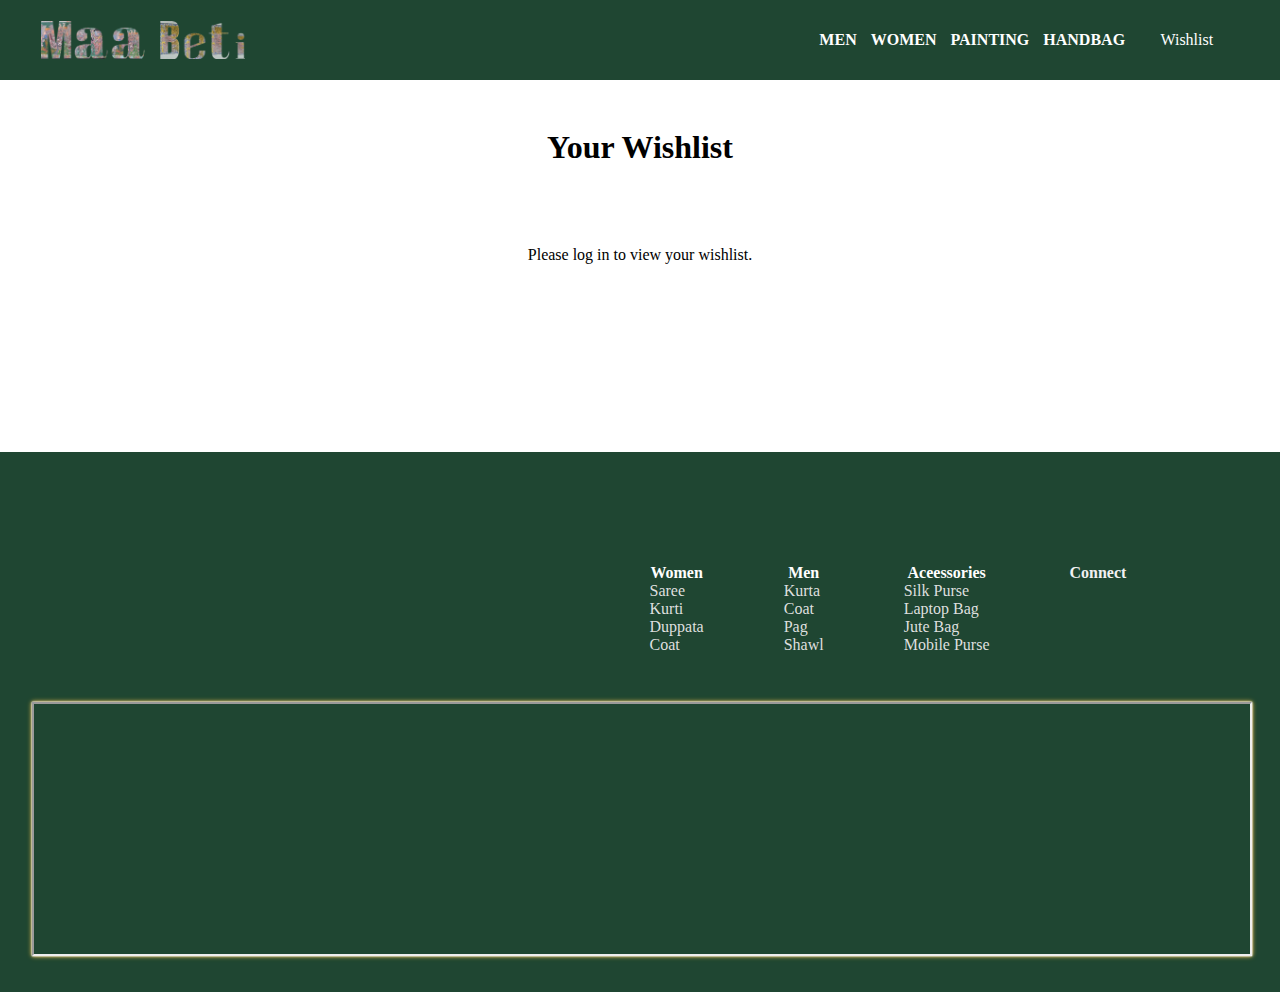
<file: pages/Wishlist.html>
<!DOCTYPE html>
<html lang="en">

<head>
    <meta charset="UTF-8">
    <meta name="viewport" content="width=device-width, initial-scale=1.0">
    <title>Women's Section</title>
    <link rel="stylesheet" href="https://cdnjs.cloudflare.com/ajax/libs/font-awesome/6.5.1/css/all.min.css"
        integrity="sha512-DTOQO9RWCH3ppGqcWaEA1BIZOC6xxalwEsw9c2QQeAIftl+Vegovlnee1c9QX4TctnWMn13TZye+giMm8e2LwA=="
        crossorigin="anonymous" referrerpolicy="no-referrer" />

    <link rel="stylesheet" href="../css/st.css">
    <!-- <link rel="stylesheet" href="women.css"> -->
</head>
<header>
    <div class="nav">
        <div class="n-logo">
            <a href="../index.html">
                <div class="logo"></div>
            </a>
        </div>
        <div class="n-search border">
            <!-- <input class="ss" placeholder="Search Item" value="">
            <a href="" style="text-decoration: none;">
                <button class="search ser">
                    <i id="direct" class="fa-solid fa-magnifying-glass"></i>
                </button>
            </a> -->
        </div>
        <div class="n-menU">
            <div class="dropdown dropdown-1">
                <a href="../pages/Men.html" style="text-decoration: none;">
                    <p>MEN</p>
                </a>
                <div class="dropdown-content">
                    <a href="../pages/Men.html">BANDI</a>
                    <a href="../pages/Men.html">KURTA</a>
                    <a href="../pages/Men.html">SHAWL & PAG</a>
                </div>
            </div>
            <div class="dropdown dropdown-4">
                <a href="../pages/Women.html" style="text-decoration: none;">
                    <p>WOMEN</p>
                </a>
                <div class="dropdown-content">
                    <a href="#saree-section">SAREE</a>
                    <a href="#Kurti-section">KURTI</a>
                    <a href="#Dupatta-section">DUPPATA</a>
                    <a href="#Bandi-Coat-section">BANDI & COAT</a>
                </div>
            </div>
            <div class="dropdown dropdown-2">
                <a href="../pages/painting.html" style="text-decoration: none; ">
                    <p>PAINTING</p>
                </a>
                <!-- <div class="dropdown-content">
                    <a href="#">CLOTH</a>
                    <a href="#">PAPER</a>
                    <a href="#">CUSTOMIZE</a>
                </div> -->
            </div>
            <div class="dropdown dropdown-3">
                <a href="../pages/bag.html" style="text-decoration: none;">
                    <p>HANDBAG</p>
                </a>
                <!-- <div class="dropdown-content">
                    <a href="#">PURSE</a>
                    <a href="#">UNISEX</a>
                    <a href="#">SILK PURSE</a>
                    <a href="#">JUTE PURSE</a>
                </div> -->
            </div>

        </div>

        <div class="wishlisttt">
            <a href="../pages/Wishlist.html" style="text-decoration: none; color:white;">
                <i class="fa-solid fa-cart-shopping"></i>
                <p>Wishlist</p>
            </a>
        </div>

        <div class="log" id="profile-section">
            <!-- <a href="login.html" style="text-decoration: none; color:white;">
                <i class="fa-solid fa-user"></i>
                <p>Profile</p>
            </a> -->
        </div>

    </div>

    <div class="bor"></div>
</header>

<body>

    <h1 style="margin-top:3rem;">Your Wishlist</h1>
    <div id="wishlist-container" style="display: flex;
        flex-wrap: wrap;
        justify-content: space-evenly;
        gap: 1rem; margin:5rem;">
        <!-- Wishlist items will be dynamically added here -->
    </div>
    <div id="total-price-container" style="width: 100%;"></div>
    <div id="wishlist-container2" style="display: flex; justify-content:space-evenly; height:60px;">
        <!-- Wishlist items will be dynamically added here -->
    </div>

    <script src="../scripts/wish.js"></script>
    <script src="../scripts/script.js"></script>
    <script src="../scripts/placeorder.js"></script>


</body>

<footer>
    <div class="fo">
        <div class="foo-products">
            <div class="foo-p-womllen">
                <a href="../pages/Women.html" style="text-decoration: none; color:white;">
                    <h4>Women</h4>
                    <p>Saree</p>
                    <p>Kurti</p>
                    <p>Duppata</p>
                    <p>Coat</p>
                </a>
            </div>
            <div class="foo-p-men">
                <a href="../pages/Men.html" style="text-decoration: none; color:white;">
                    <h4>Men</h4>
                    <p>Kurta</p>
                    <p>Coat</p>
                    <p>Pag</p>
                    <p>Shawl</p>
                </a>
            </div>
            <div class="foo-p-accessories">
                <a href="../pages/bag.html" style="text-decoration: none; color:white;">
                    <h4>Aceessories</h4>
                    <p>Silk Purse</p>
                    <p>Laptop Bag</p>
                    <p>Jute Bag</p>
                    <p>Mobile Purse</p>
                </a>
            </div>
        </div>
        <div class="foo-connect">
            <h4>Connect</h4>
            <div class="icon">
                <a color="white" href="https://www.instagram.com/maabetimadhubanipainting/?hl=en">
                    <i class="fa-brands fa-instagram"></i>
                </a>
                <a href="https://jsdl.in/DT-51I2EAA66QM">
                    <i color="white" class="fa-solid fa-phone-volume"></i>
                    <!-- <i color="white" class="fa-regular fa-phone"></i> -->
                </a>
                <a href="https://m.facebook.com/profile.php?id=100010985732887">
                    <i color="white" class="fa-brands fa-facebook"></i>
                </a>
            </div>

        </div>
    </div>
    <iframe
        src="https://www.google.com/maps/embed?pb=!1m18!1m12!1m3!1d1778.7227191213854!2d85.35719507191678!3d23.399555168098885!2m3!1f0!2f0!3f0!3m2!1i1024!2i768!4f13.1!3m3!1m2!1s0x39f4e31cebcba32b%3A0x267e008ab7029c8e!2sMAA%20BETI%20MADHUBANI%20PAINTING%20SHOP!5e0!3m2!1sen!2sin!4v1713613445904!5m2!1sen!2sin"
        width="100%" height="250"
        style="box-shadow: 0 0 1px white, 0 0 2px white, 0 0 4px rgba(255, 199, 78, 0.683), 0 0 5px rgba(255, 199, 78, 0.683);"
        allowfullscreen="" loading="lazy" referrerpolicy="no-referrer-when-downgrade">
    </iframe>

</footer>

</html>
</file>
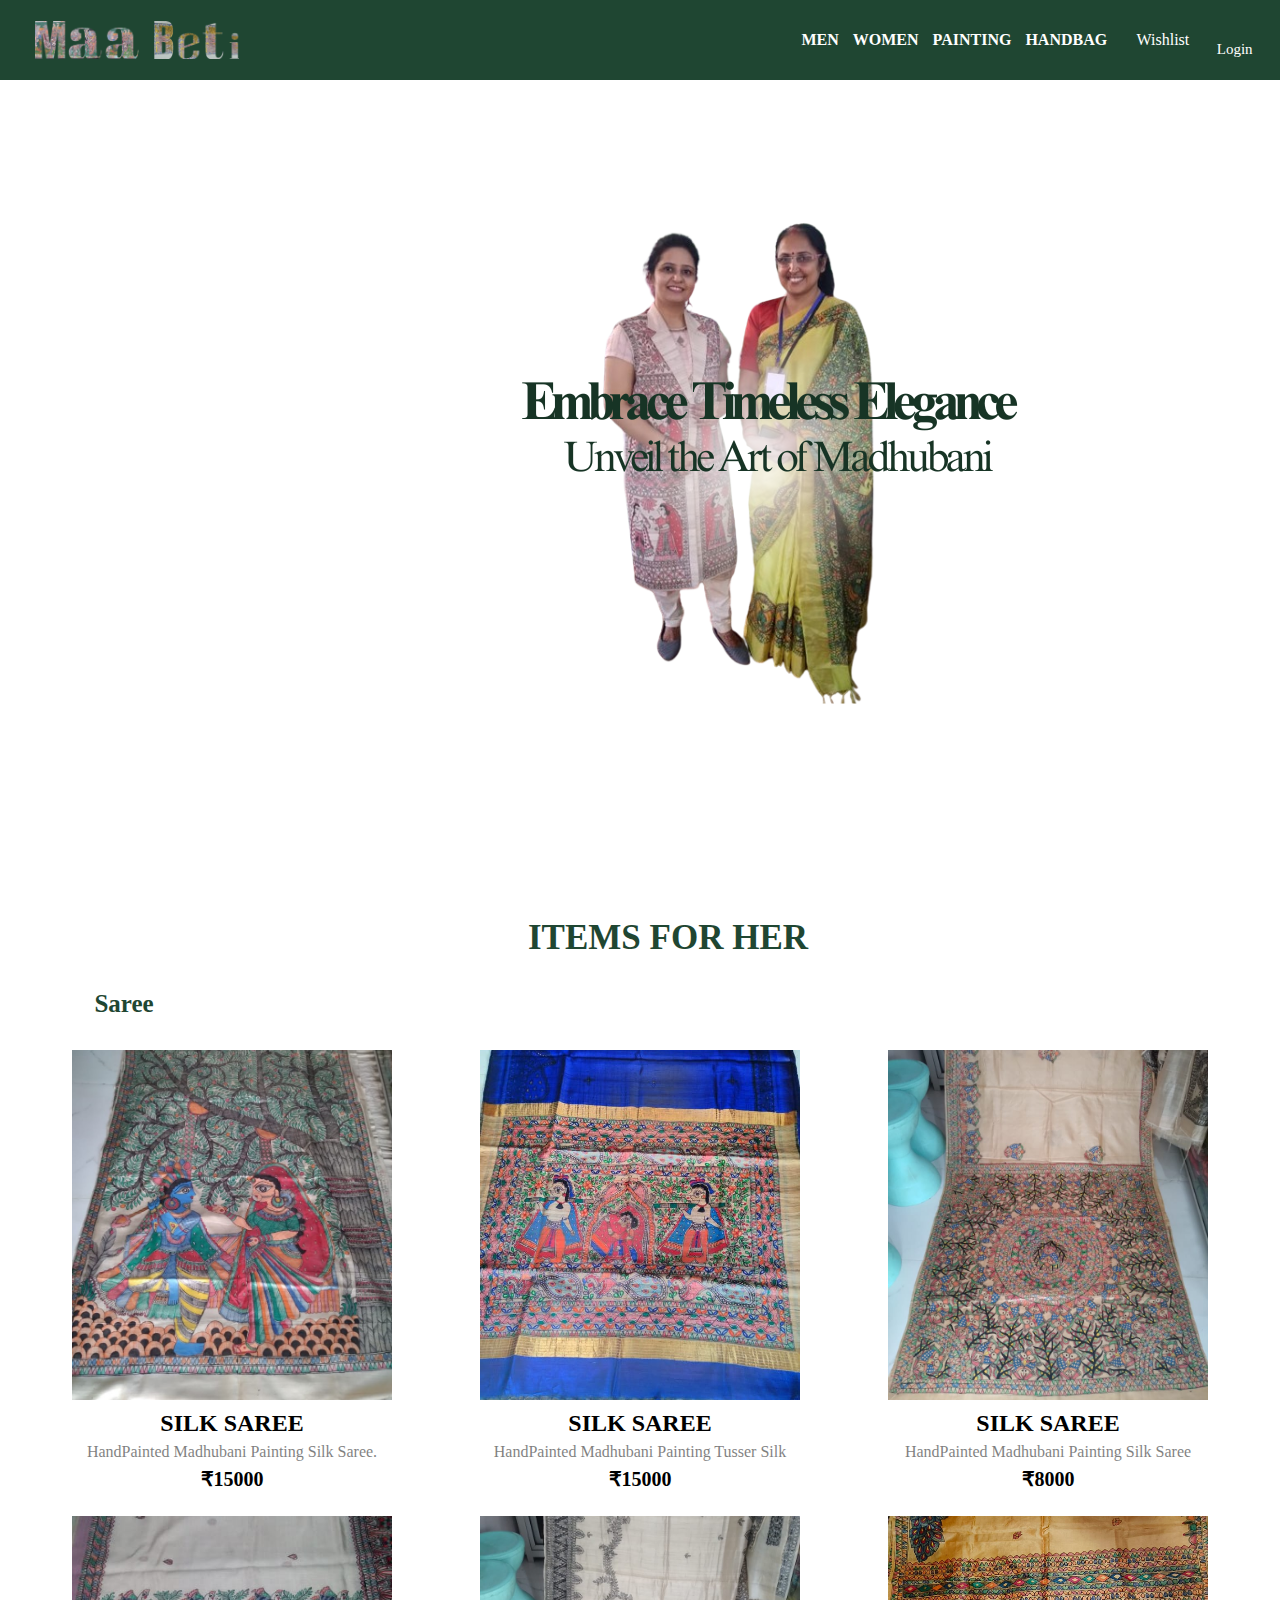
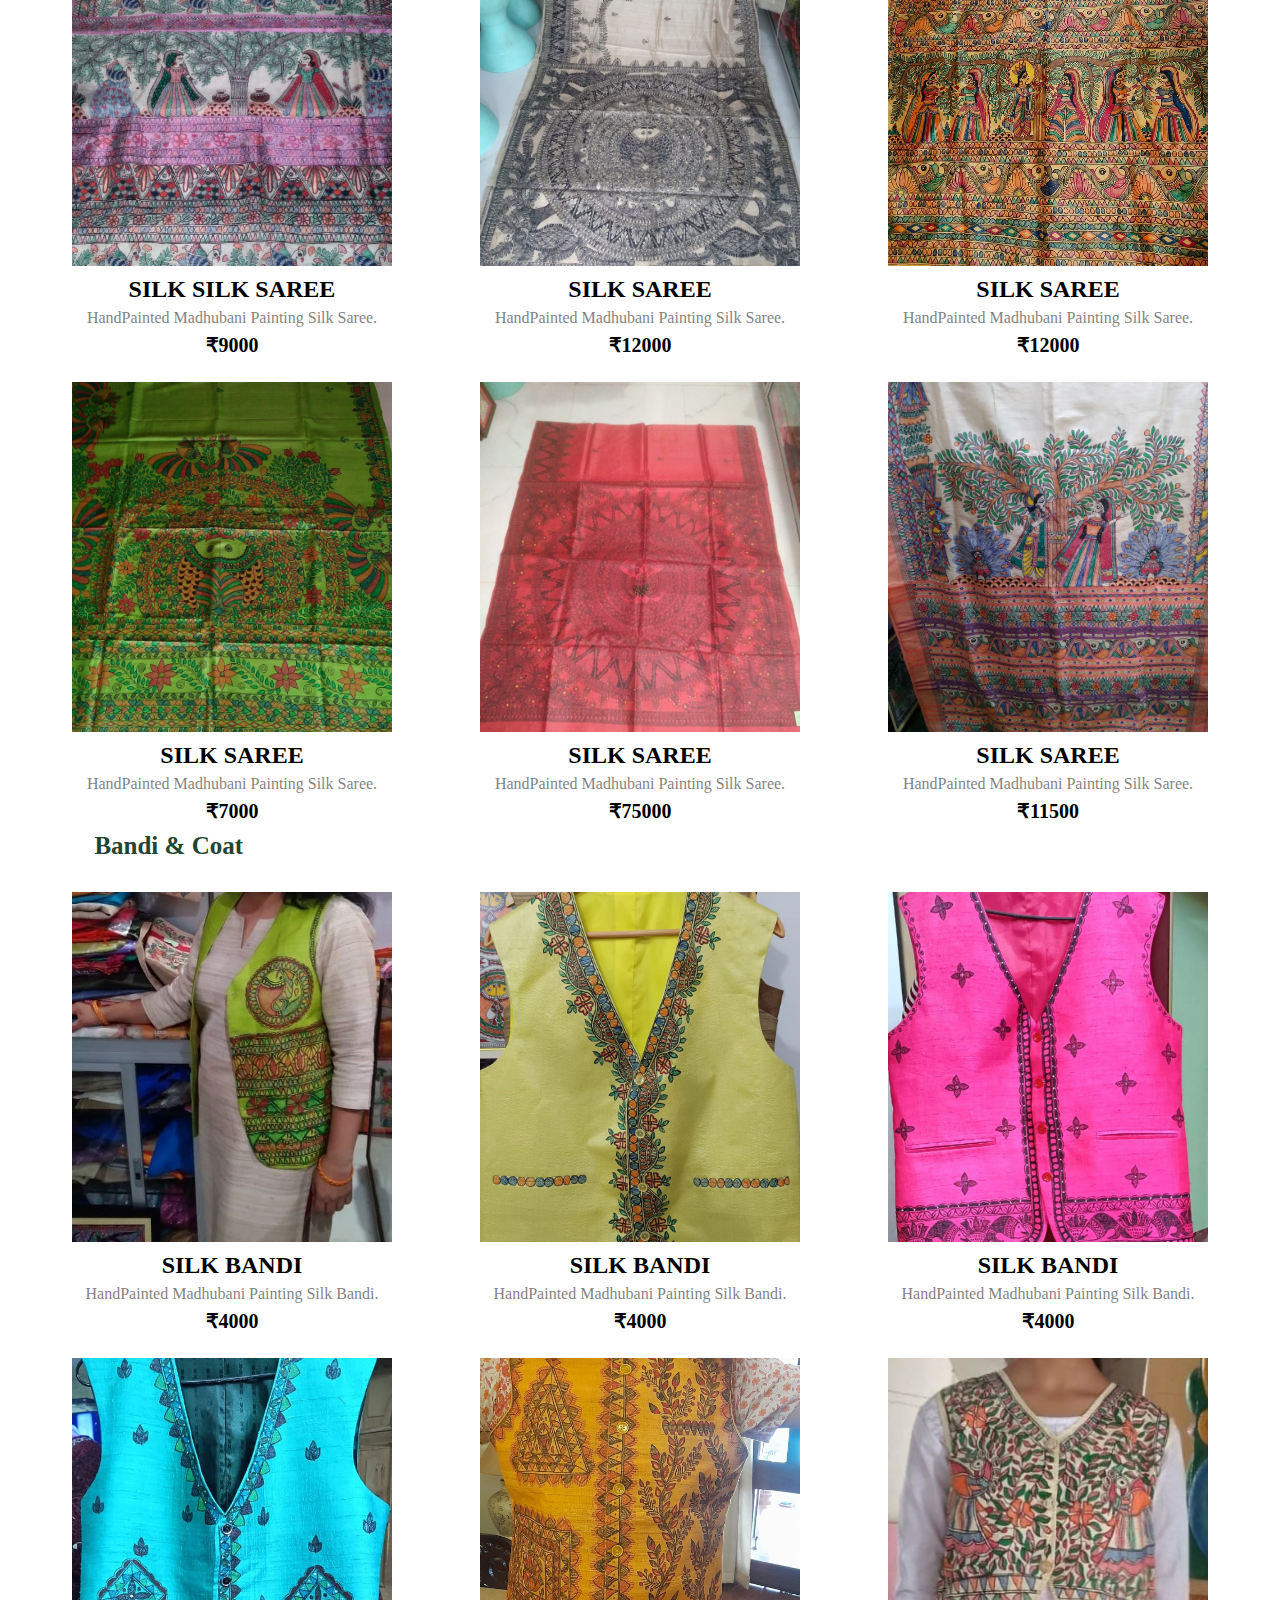
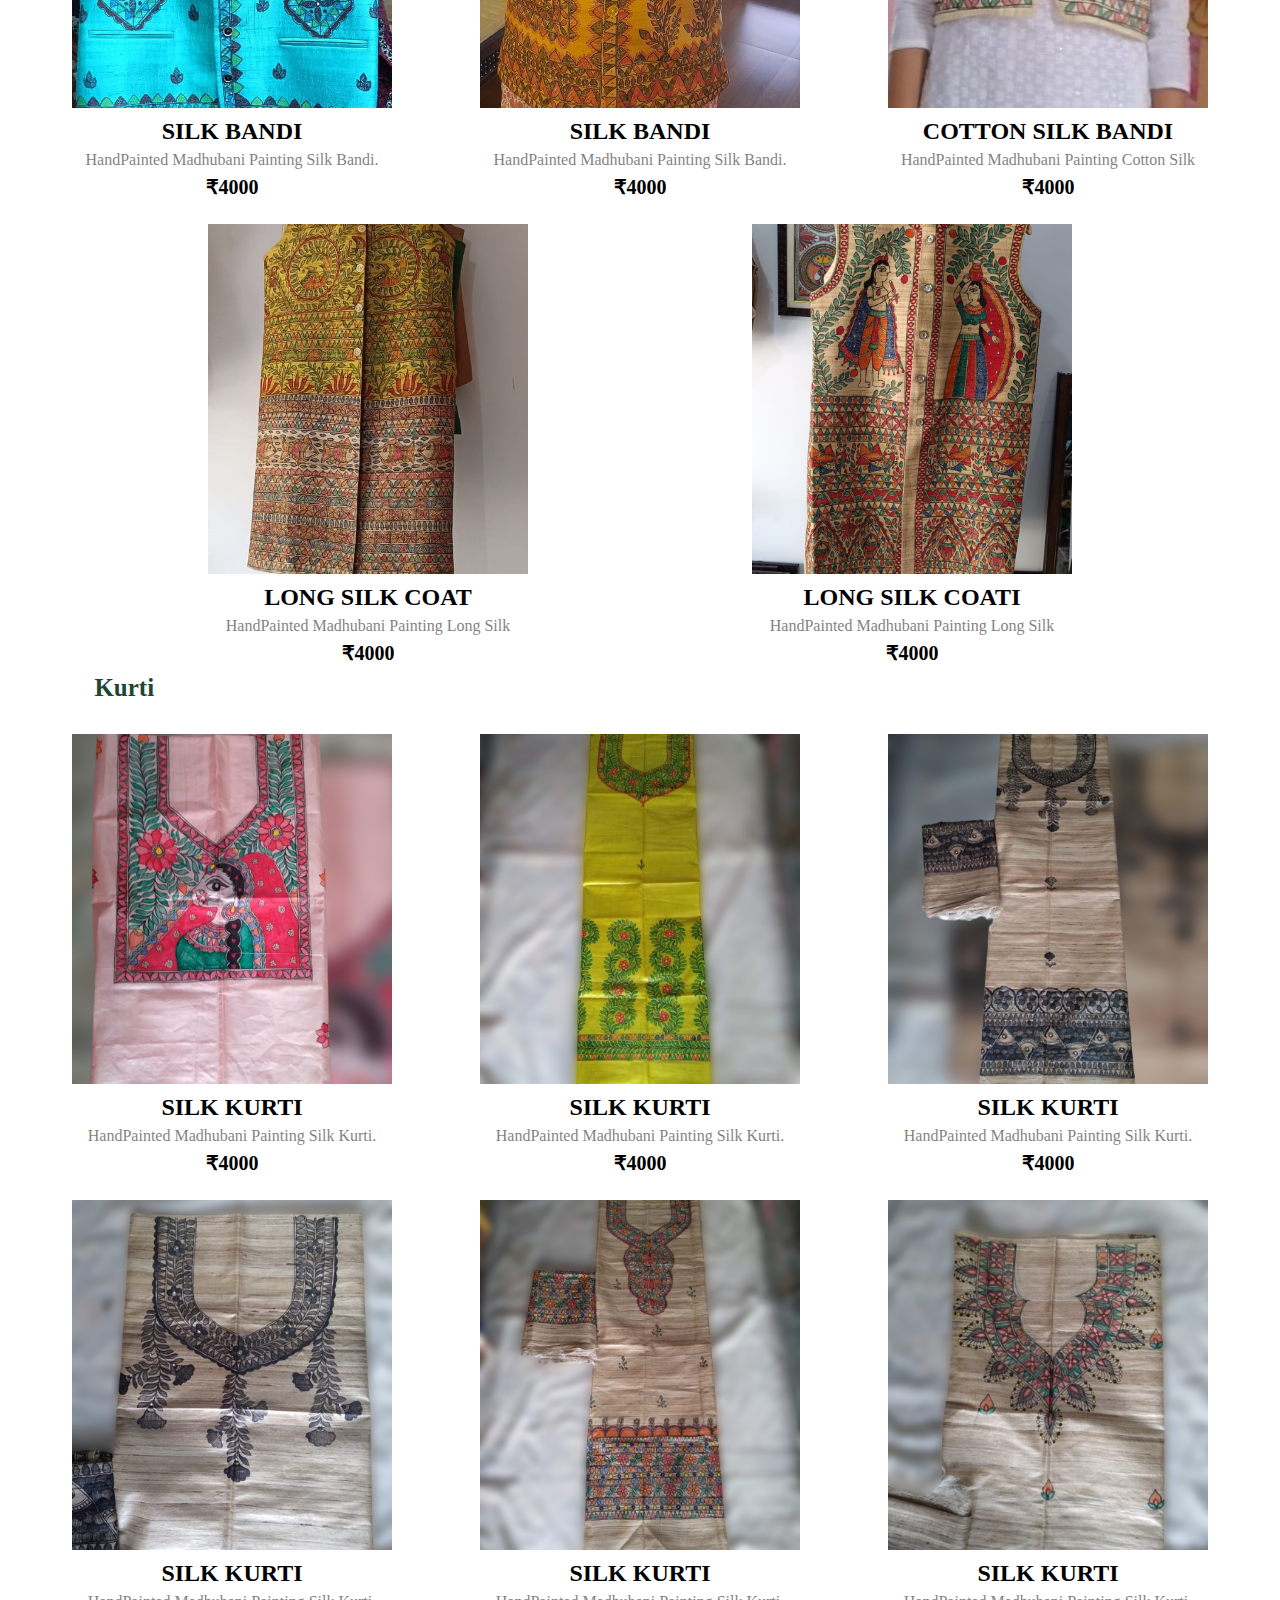
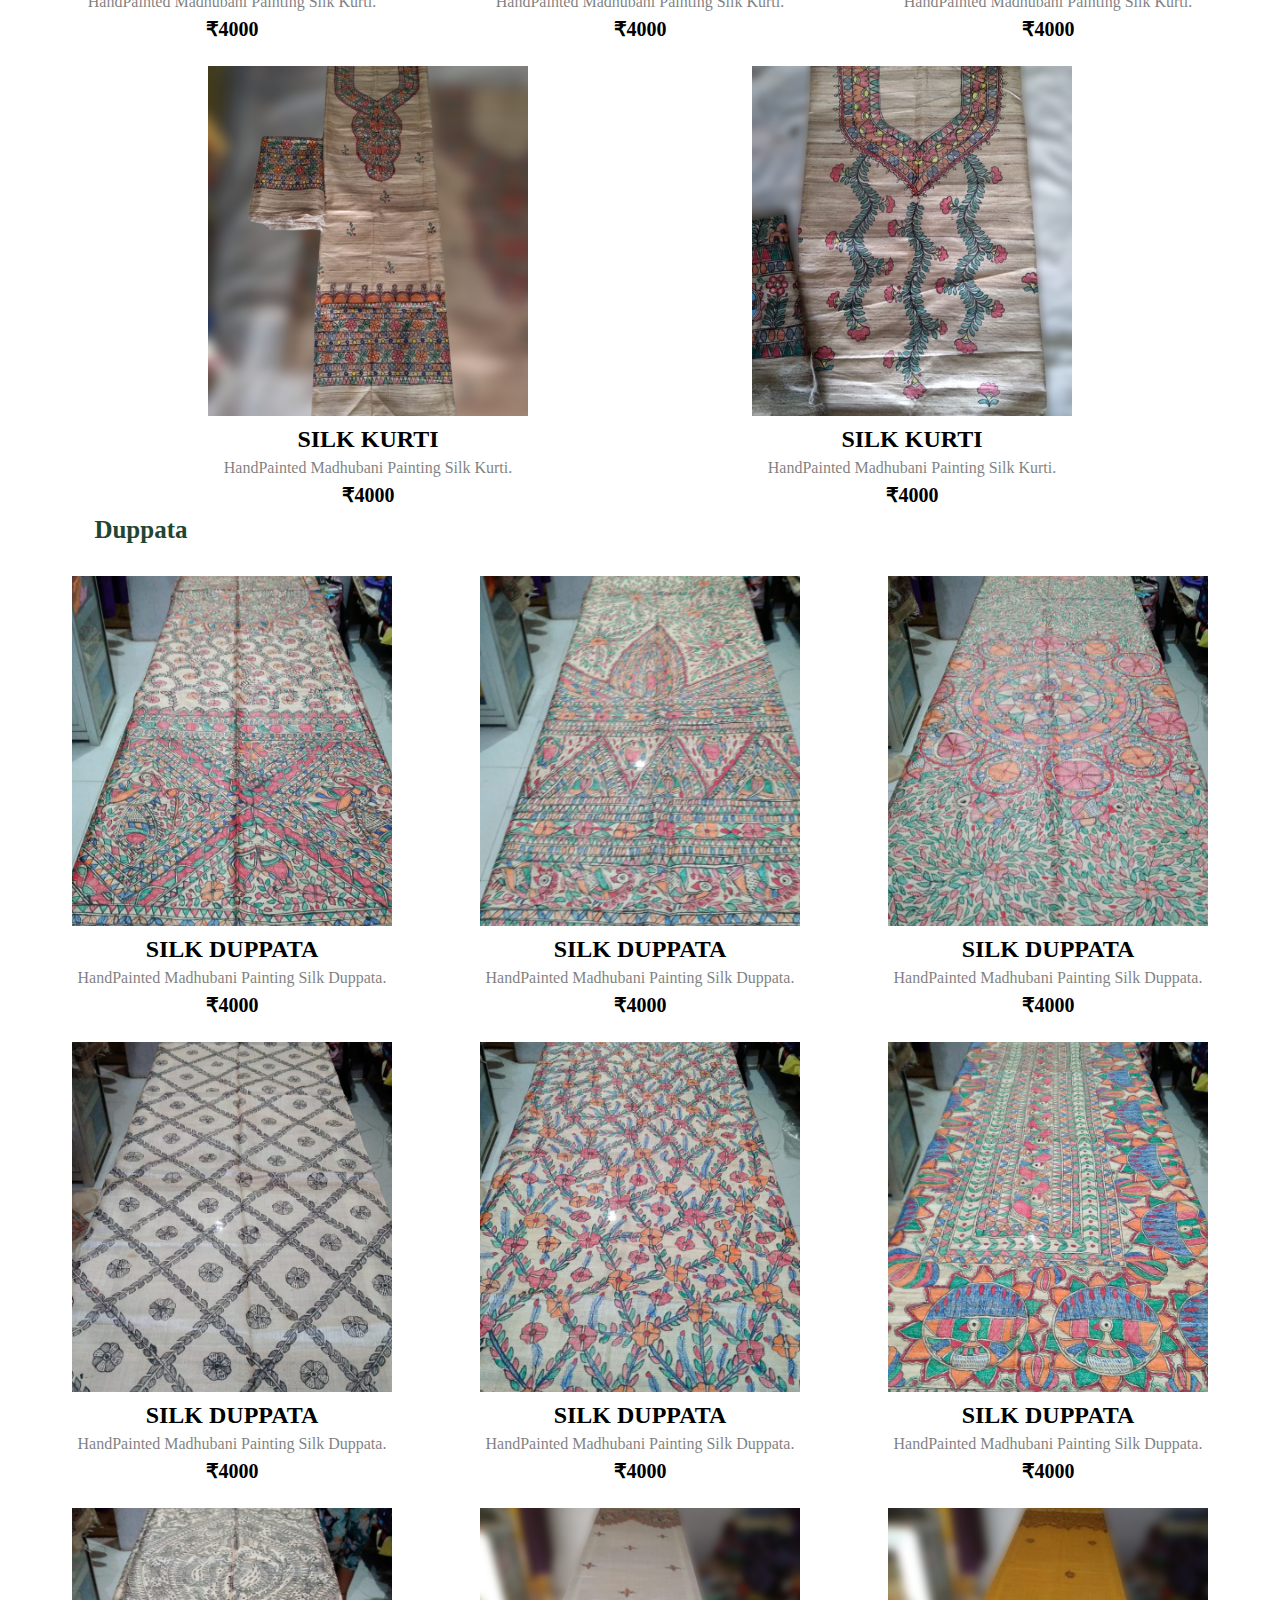
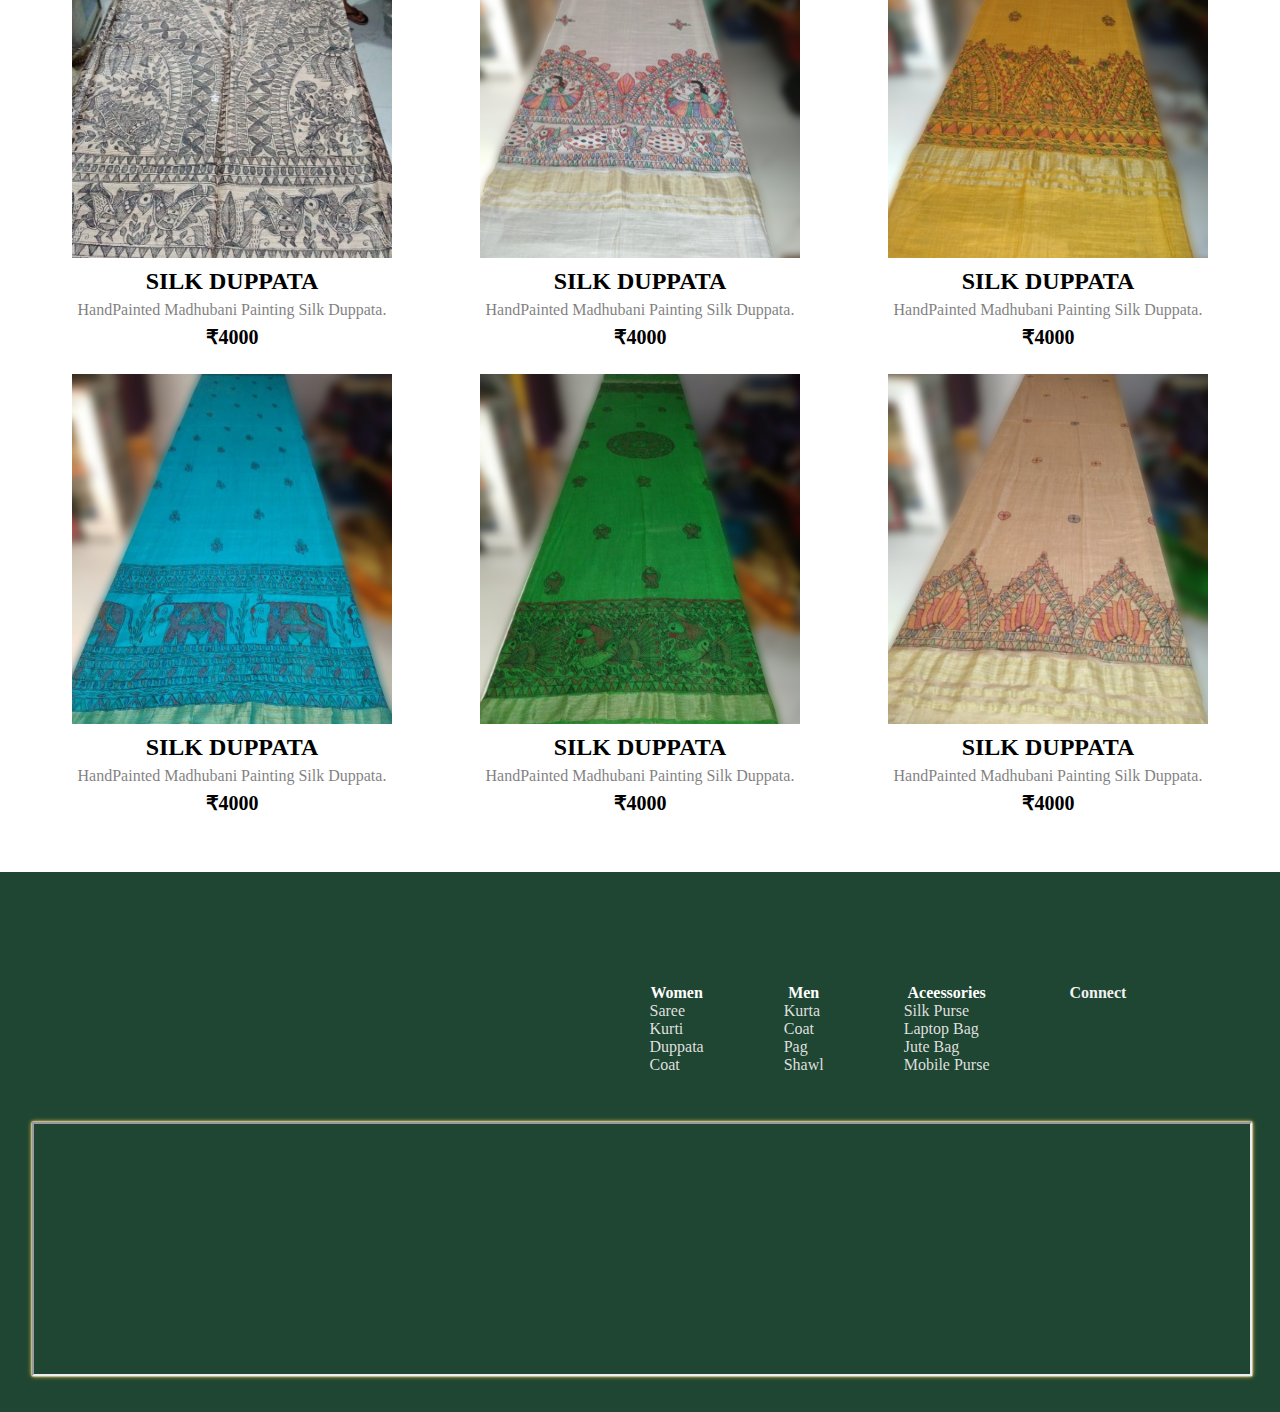
<file: pages/Women.html>
<!DOCTYPE html>
<html lang="en">

<head>
    <meta charset="UTF-8">
    <meta name="viewport" content="width=device-width, initial-scale=1.0">
    <title>Women's Section</title>
    <link rel="stylesheet" href="https://cdnjs.cloudflare.com/ajax/libs/font-awesome/6.5.1/css/all.min.css"
        integrity="sha512-DTOQO9RWCH3ppGqcWaEA1BIZOC6xxalwEsw9c2QQeAIftl+Vegovlnee1c9QX4TctnWMn13TZye+giMm8e2LwA=="
        crossorigin="anonymous" referrerpolicy="no-referrer" />

    <link rel="stylesheet" href="../css/st.css">
    <link rel="stylesheet" href="../css/women.css">
</head>
<header>
    <div class="nav">
        <div class="n-logo">
            <a href="../index.html">
                <div class="logo"></div>
            </a>
        </div>
        <div class="n-search border">
            <!-- <input class="ss" placeholder="Search Item" value="">
            <a href="" style="text-decoration: none;">
                <button class="search ser">
                    <i id="direct" class="fa-solid fa-magnifying-glass"></i>
                </button>
            </a> -->
        </div>
        <div class="n-menU">
            <div class="dropdown dropdown-1">
                <a href="../pages/Men.html" style="text-decoration: none;">
                    <p>MEN</p>
                </a>
                <div class="dropdown-content">
                    <a href="../pages/Men.html">BANDI</a>
                    <a href="../pages/Men.html">KURTA</a>
                    <a href="../pages/Men.html">SHAWL & PAG</a>
                </div>
            </div>
            <div class="dropdown dropdown-4">
                <a href="../pages/Women.html" style="text-decoration: none;">
                    <p>WOMEN</p>
                </a>
                <div class="dropdown-content">
                    <a href="#saree-section">SAREE</a>
                    <a href="#Kurti-section">KURTI</a>
                    <a href="#Dupatta-section">DUPPATA</a>
                    <a href="#Bandi-Coat-section">BANDI & COAT</a>
                </div>
            </div>
            <div class="dropdown dropdown-2">
                <a href="../pages/painting.html" style="text-decoration: none; ">
                    <p>PAINTING</p>
                </a>
                <!-- <div class="dropdown-content">
                    <a href="#">CLOTH</a>
                    <a href="#">PAPER</a>
                    <a href="#">CUSTOMIZE</a>
                </div> -->
            </div>
            <div class="dropdown dropdown-3">
                <a href="../pages/bag.html" style="text-decoration: none;">
                    <p>HANDBAG</p>
                </a>
                <!-- <div class="dropdown-content">
                    <a href="#">PURSE</a>
                    <a href="#">UNISEX</a>
                    <a href="#">SILK PURSE</a>
                    <a href="#">JUTE PURSE</a>
                </div> -->
            </div>

        </div>

        <div class="wishlisttt">
            <a id="islog" href="../pages/Wishlist.html" style="text-decoration: none; color:white;">
                <i class="fa-solid fa-cart-shopping"></i>
                <p>Wishlist</p>
            </a>
        </div>

        <div class="log" id="profile-section">
            <!-- <a href="login.html" style="text-decoration: none; color:white;">
                <i class="fa-solid fa-user"></i>
                <p>Profile</p>
            </a> -->
        </div>

    </div>

    <div class="bor"></div>
</header>

<img class="mySlides" src="../images/Slider/slider21.png" style="width: fit-content; height:100%;
     margin-left:20rem;">
<div class="bor"></div>

<body>
    <h2 class="ourHeadingg">ITEMS FOR HER</h2>

    <p id="saree-section" class="ourSubHeading">Saree</p>
    <div class="product-container">
        <div class="product-card">
            <div class="product-image">
                <img src="../images/Saree/Saree1.jpg" class="product-thumb" alt="">
                <button class="card-btn butt" id="44">add to whislist</button>
            </div>
            <div class="product-info">
                <h2 class="product-brand">Silk Saree</h2>
                <p class="product-short-des">HandPainted Madhubani Painting Silk Saree.</p>
                <span class="price">₹15000</span>
            </div>
        </div>
        <div class="product-card">
            <div class="product-image">
                <img src="../images/Saree/Saree2.jpg" class="product-thumb" alt="">
                <button class="card-btn butt" id="45">add to whislist</button>
            </div>
            <div class="product-info">
                <h2 class="product-brand">Silk Saree</h2>
                <p class="product-short-des">HandPainted Madhubani Painting Tusser Silk Saree.</p>
                <span class="price">₹15000</span>
            </div>
        </div>
        <div class="product-card">
            <div class="product-image">
                <img src="../images/Saree/Saree9.jpg" class="product-thumb" alt="">
                <button class="card-btn butt" id="46">add to whislist</button>
            </div>
            <div class="product-info">
                <h2 class="product-brand">Silk Saree</h2>
                <p class="product-short-des">HandPainted Madhubani Painting Silk Saree</p>
                <span class="price">₹8000</span>
            </div>
        </div>
        <div class="product-card">
            <div class="product-image">
                <img src="../images/Saree/Saree4.jpg" class="product-thumb" alt="">
                <button class="card-btn butt" id="47">add to whislist</button>
            </div>
            <div class="product-info">
                <h2 class="product-brand">Silk Silk Saree</h2>
                <p class="product-short-des">HandPainted Madhubani Painting Silk Saree.</p>
                <span class="price">₹9000</span>
            </div>
        </div>
        <div class="product-card">
            <div class="product-image">
                <img src="../images/Saree/Saree5.jpg" class="product-thumb" alt="">
                <button class="card-btn butt" id="48">add to whislist</button>
            </div>
            <div class="product-info">
                <h2 class="product-brand">Silk Saree</h2>
                <p class="product-short-des">HandPainted Madhubani Painting Silk Saree.</p>
                <span class="price">₹12000</span>
            </div>
        </div>
        <div class="product-card">
            <div class="product-image">
                <img src="../images/Saree/Saree6.jpg" class="product-thumb" alt="">
                <button class="card-btn butt" id="49">add to whislist</button>
            </div>
            <div class="product-info">
                <h2 class="product-brand">Silk Saree</h2>
                <p class="product-short-des">HandPainted Madhubani Painting Silk Saree.</p>
                <span class="price">₹12000</span>
            </div>
        </div>
        <div class="product-card">
            <div class="product-image">
                <img src="../images/Saree/Saree7.jpg" class="product-thumb" alt="">
                <button class="card-btn butt" id="50">add to whislist</button>
            </div>
            <div class="product-info">
                <h2 class="product-brand">Silk Saree</h2>
                <p class="product-short-des">HandPainted Madhubani Painting Silk Saree.</p>
                <span class="price">₹7000</span>
            </div>
        </div>
        <div class="product-card">
            <div class="product-image">
                <img src="../images/Saree/Saree8.jpg" class="product-thumb" alt="">
                <button class="card-btn butt" id="51">add to whislist</button>
            </div>
            <div class="product-info">
                <h2 class="product-brand">Silk Saree</h2>
                <p class="product-short-des">HandPainted Madhubani Painting Silk Saree.</p>
                <span class="price">₹75000</span>
            </div>
        </div>
        <div class="product-card">
            <div class="product-image">
                <img src="../images/Saree/Saree3.jpg" class="product-thumb" alt="">
                <button class="card-btn butt" id="52">add to whislist</button>
            </div>
            <div class="product-info">
                <h2 class="product-brand">Silk Saree</h2>
                <p class="product-short-des">HandPainted Madhubani Painting Silk Saree.</p>
                <span class="price">₹11500</span>
            </div>
        </div>
    </div>


    <p id="Bandi-Coat-section" class="ourSubHeading">Bandi & Coat</p>
    <div class="product-container">
        <div class="product-card">
            <div class="product-image">
                <img src="../images/Kurti/Bandi1.jpg" class="product-thumb" alt="">
                <button class="card-btn butt" id="53">add to whislist</button>
            </div>
            <div class="product-info">
                <h2 class="product-brand">Silk Bandi</h2>
                <p class="product-short-des">HandPainted Madhubani Painting Silk Bandi.</p>
                <span class="price">₹4000</span>
            </div>
        </div>
        <div class="product-card">
            <div class="product-image">
                <img src="../images/Kurti/Bandi2.jpg" class="product-thumb" alt="">
                <button class="card-btn butt" id="54">add to whislist</button>
            </div>
            <div class="product-info">
                <h2 class="product-brand">Silk Bandi</h2>
                <p class="product-short-des">HandPainted Madhubani Painting Silk Bandi.</p>
                <span class="price">₹4000</span>
            </div>
        </div>
        <div class="product-card">
            <div class="product-image">
                <img src="../images/Kurti/Bandi4.jpg" class="product-thumb" alt="">
                <button class="card-btn butt" id="55">add to whislist</button>
            </div>
            <div class="product-info">
                <h2 class="product-brand">Silk Bandi</h2>
                <p class="product-short-des">HandPainted Madhubani Painting Silk Bandi.</p>
                <span class="price">₹4000</span>
            </div>
        </div>
        <div class="product-card">
            <div class="product-image">
                <img src="../images/Kurti/Bandi5.jpg" class="product-thumb" alt="">
                <button class="card-btn butt" id="56">add to whislist</button>
            </div>
            <div class="product-info">
                <h2 class="product-brand">Silk Bandi</h2>
                <p class="product-short-des">HandPainted Madhubani Painting Silk Bandi.</p>
                <span class="price">₹4000</span>
            </div>
        </div>
        <div class="product-card">
            <div class="product-image">
                <img src="../images/Kurti/Bandi6.jpg" class="product-thumb" alt="">
                <button class="card-btn butt" id="57">add to whislist</button>
            </div>
            <div class="product-info">
                <h2 class="product-brand">Silk Bandi</h2>
                <p class="product-short-des">HandPainted Madhubani Painting Silk Bandi.</p>
                <span class="price">₹4000</span>
            </div>
        </div>
        <div class="product-card">
            <div class="product-image">
                <img src="../images/Kurti/Bandi3.jpg" class="product-thumb" alt="">
                <button class="card-btn butt" id="58">add to whislist</button>
            </div>
            <div class="product-info">
                <h2 class="product-brand">Cotton Silk Bandi</h2>
                <p class="product-short-des">HandPainted Madhubani Painting Cotton Silk Bandi.</p>
                <span class="price">₹4000</span>
            </div>
        </div>
        <div class="product-card">
            <div class="product-image">
                <img src="../images/Long_Coat.jpg" class="product-thumb" alt="">
                <button class="card-btn butt" id="59">add to whislist</button>
            </div>
            <div class="product-info">
                <h2 class="product-brand">Long Silk Coat</h2>
                <p class="product-short-des">HandPainted Madhubani Painting Long Silk Coat.</p>
                <span class="price">₹4000</span>
            </div>
        </div>
        <div class="product-card">
            <div class="product-image">
                <img src="../images/Long_Coat2.jpg" class="product-thumb" alt="">
                <button class="card-btn butt" id="60">add to whislist</button>
            </div>
            <div class="product-info">
                <h2 class="product-brand">Long Silk Coati</h2>
                <p class="product-short-des">HandPainted Madhubani Painting Long Silk Coat.</p>
                <span class="price">₹4000</span>
            </div>
        </div>
    </div>


    <p id="Kurti-section" class="ourSubHeading">Kurti</p>
    <div class="product-container">
        <div class="product-card">
            <div class="product-image">
                <img src="../images/Kurti/Kurti1.png" class="product-thumb" alt="">
                <button class="card-btn butt" id="61">add to whislist</button>
            </div>
            <div class="product-info">
                <h2 class="product-brand">Silk Kurti</h2>
                <p class="product-short-des">HandPainted Madhubani Painting Silk Kurti.</p>
                <span class="price">₹4000</span>
            </div>
        </div>
        <div class="product-card">
            <div class="product-image">
                <img src="../images/Kurti/Kurti2.png" class="product-thumb" alt="">
                <button class="card-btn butt" id="62">add to whislist</button>
            </div>
            <div class="product-info">
                <h2 class="product-brand">Silk Kurti</h2>
                <p class="product-short-des">HandPainted Madhubani Painting Silk Kurti.</p>
                <span class="price">₹4000</span>
            </div>
        </div>
        <div class="product-card">
            <div class="product-image">
                <img src="../images/Kurti/Kurti4.png" class="product-thumb" alt="">
                <button class="card-btn butt" id="63">add to whislist</button>
            </div>
            <div class="product-info">
                <h2 class="product-brand">Silk Kurti</h2>
                <p class="product-short-des">HandPainted Madhubani Painting Silk Kurti.</p>
                <span class="price">₹4000</span>
            </div>
        </div>
        <div class="product-card">
            <div class="product-image">
                <img src="../images/Kurti/Kurti5.png" class="product-thumb" alt="">
                <button class="card-btn butt" id="64">add to whislist</button>
            </div>
            <div class="product-info">
                <h2 class="product-brand">Silk Kurti</h2>
                <p class="product-short-des">HandPainted Madhubani Painting Silk Kurti.</p>
                <span class="price">₹4000</span>
            </div>
        </div>
        <div class="product-card">
            <div class="product-image">
                <img src="../images/Kurti/Kurti6.png" class="product-thumb" alt="">
                <button class="card-btn butt" id="65">add to whislist</button>
            </div>
            <div class="product-info">
                <h2 class="product-brand">Silk Kurti</h2>
                <p class="product-short-des">HandPainted Madhubani Painting Silk Kurti.</p>
                <span class="price">₹4000</span>
            </div>
        </div>
        <div class="product-card">
            <div class="product-image">
                <img src="../images/Kurti/Kurti7.png" class="product-thumb" alt="">
                <button class="card-btn butt" id="66">add to whislist</button>
            </div>
            <div class="product-info">
                <h2 class="product-brand">Silk Kurti</h2>
                <p class="product-short-des">HandPainted Madhubani Painting Silk Kurti.</p>
                <span class="price">₹4000</span>
            </div>
        </div>
        <div class="product-card">
            <div class="product-image">
                <img src="../images/Kurti/Kurti8.png" class="product-thumb" alt="">
                <button class="card-btn butt" id="67">add to whislist</button>
            </div>
            <div class="product-info">
                <h2 class="product-brand">Silk Kurti</h2>
                <p class="product-short-des">HandPainted Madhubani Painting Silk Kurti.</p>
                <span class="price">₹4000</span>
            </div>
        </div>
        <div class="product-card">
            <div class="product-image">
                <img src="../images/Kurti/Kurti9.png" class="product-thumb" alt="">
                <button class="card-btn butt" id="68">add to whislist</button>
            </div>
            <div class="product-info">
                <h2 class="product-brand">Silk Kurti</h2>
                <p class="product-short-des">HandPainted Madhubani Painting Silk Kurti.</p>
                <span class="price">₹4000</span>
            </div>
        </div>
    </div>


    <p id="Dupatta-section" class="ourSubHeading">Duppata</p>
    <div class="product-container">
        <div class="product-card">
            <div class="product-image">
                <img src="../images/Dupatta/Dupatta0.jpg" class="product-thumb" alt="">
                <button class="card-btn butt" id="69">add to whislist</button>
            </div>
            <div class="product-info">
                <h2 class="product-brand">Silk Duppata</h2>
                <p class="product-short-des">HandPainted Madhubani Painting Silk Duppata.</p>
                <span class="price">₹4000</span>
            </div>
        </div>
        <div class="product-card">
            <div class="product-image">
                <img src="../images/Dupatta/Dupatta01.jpg" class="product-thumb" alt="">
                <button class="card-btn butt" id="70">add to whislist</button>
            </div>
            <div class="product-info">
                <h2 class="product-brand">Silk Duppata</h2>
                <p class="product-short-des">HandPainted Madhubani Painting Silk Duppata.</p>
                <span class="price">₹4000</span>
            </div>
        </div>
        <div class="product-card">
            <div class="product-image">
                <img src="../images/Dupatta/Dupatta02.jpg" class="product-thumb" alt="">
                <button class="card-btn butt" id="71">add to whislist</button>
            </div>
            <div class="product-info">
                <h2 class="product-brand">Silk Duppata</h2>
                <p class="product-short-des">HandPainted Madhubani Painting Silk Duppata.</p>
                <span class="price">₹4000</span>
            </div>
        </div>
        <div class="product-card">
            <div class="product-image">
                <img src="../images/Dupatta/Dupatta03.jpg" class="product-thumb" alt="">
                <button class="card-btn butt" id="72">add to whislist</button>
            </div>
            <div class="product-info">
                <h2 class="product-brand">Silk Duppata</h2>
                <p class="product-short-des">HandPainted Madhubani Painting Silk Duppata.</p>
                <span class="price">₹4000</span>
            </div>
        </div>
        <div class="product-card">
            <div class="product-image">
                <img src="../images/Dupatta/Dupatta04.jpg" class="product-thumb" alt="">
                <button class="card-btn butt" id="73">add to whislist</button>
            </div>
            <div class="product-info">
                <h2 class="product-brand">Silk Duppata</h2>
                <p class="product-short-des">HandPainted Madhubani Painting Silk Duppata.</p>
                <span class="price">₹4000</span>
            </div>
        </div>
        <div class="product-card">
            <div class="product-image">
                <img src="../images/Dupatta/Dupatta05.jpg" class="product-thumb" alt="">
                <button class="card-btn butt" id="74">add to whislist</button>
            </div>
            <div class="product-info">
                <h2 class="product-brand">Silk Duppata</h2>
                <p class="product-short-des">HandPainted Madhubani Painting Silk Duppata.</p>
                <span class="price">₹4000</span>
            </div>
        </div>
        <div class="product-card">
            <div class="product-image">
                <img src="../images/Dupatta/Dupatta06.jpg" class="product-thumb" alt="">
                <button class="card-btn butt" id="75">add to whislist</button>
            </div>
            <div class="product-info">
                <h2 class="product-brand">Silk Duppata</h2>
                <p class="product-short-des">HandPainted Madhubani Painting Silk Duppata.</p>
                <span class="price">₹4000</span>
            </div>
        </div>
        <div class="product-card">
            <div class="product-image">
                <img src="../images/Dupatta/Dupatta1.png" class="product-thumb" alt="">
                <button class="card-btn butt" id="76">add to whislist</button>
            </div>
            <div class="product-info">
                <h2 class="product-brand">Silk Duppata</h2>
                <p class="product-short-des">HandPainted Madhubani Painting Silk Duppata.</p>
                <span class="price">₹4000</span>
            </div>
        </div>
        <div class="product-card">
            <div class="product-image">
                <img src="../images/Dupatta/Dupatta2.png" class="product-thumb" alt="">
                <button class="card-btn butt" id="77">add to whislist</button>
            </div>
            <div class="product-info">
                <h2 class="product-brand">Silk Duppata</h2>
                <p class="product-short-des">HandPainted Madhubani Painting Silk Duppata.</p>
                <span class="price">₹4000</span>
            </div>
        </div>
        <div class="product-card">
            <div class="product-image">
                <img src="../images/Dupatta/Dupatta3.png" class="product-thumb" alt="">
                <button class="card-btn butt" id="78">add to whislist</button>
            </div>
            <div class="product-info">
                <h2 class="product-brand">Silk Duppata</h2>
                <p class="product-short-des">HandPainted Madhubani Painting Silk Duppata.</p>
                <span class="price">₹4000</span>
            </div>
        </div>
        <div class="product-card">
            <div class="product-image">
                <img src="../images/Dupatta/Dupatta4.png" class="product-thumb" alt="">
                <button class="card-btn butt" id="79">add to whislist</button>
            </div>
            <div class="product-info">
                <h2 class="product-brand">Silk Duppata</h2>
                <p class="product-short-des">HandPainted Madhubani Painting Silk Duppata.</p>
                <span class="price">₹4000</span>
            </div>
        </div>
        <div class="product-card">
            <div class="product-image">
                <img src="../images/Dupatta/Dupatta5.png" class="product-thumb" alt="">
                <button class="card-btn butt" id="80">add to whislist</button>
            </div>
            <div class="product-info">
                <h2 class="product-brand">Silk Duppata</h2>
                <p class="product-short-des">HandPainted Madhubani Painting Silk Duppata.</p>
                <span class="price">₹4000</span>
            </div>
        </div>
    </div>

    <script src="../scripts/wish.js"></script>
    <script src="../scripts/script.js"></script>

</body>

<footer>
    <div class="fo">
        <div class="foo-products">
            <div class="foo-p-women">
                <a href="../pages/Women.html" style="text-decoration: none; color:white;">
                    <h4>Women</h4>
                    <p>Saree</p>
                    <p>Kurti</p>
                    <p>Duppata</p>
                    <p>Coat</p>
                </a>
            </div>
            <div class="foo-p-men">
                <a href="../pages/Men.html" style="text-decoration: none; color:white;">
                    <h4>Men</h4>
                    <p>Kurta</p>
                    <p>Coat</p>
                    <p>Pag</p>
                    <p>Shawl</p>
                </a>
            </div>
            <div class="foo-p-accessories">
                <a href="../pages/bag.html" style="text-decoration: none; color:white;">
                    <h4>Aceessories</h4>
                    <p>Silk Purse</p>
                    <p>Laptop Bag</p>
                    <p>Jute Bag</p>
                    <p>Mobile Purse</p>
                </a>
            </div>
        </div>
        <div class="foo-connect">
            <h4>Connect</h4>
            <div class="icon">
                <a color="white" href="https://www.instagram.com/maabetimadhubanipainting/?hl=en">
                    <i class="fa-brands fa-instagram"></i>
                </a>
                <a href="https://jsdl.in/DT-51I2EAA66QM">
                    <i color="white" class="fa-solid fa-phone-volume"></i>
                    <!-- <i color="white" class="fa-regular fa-phone"></i> -->
                </a>
                <a href="https://m.facebook.com/profile.php?id=100010985732887">
                    <i color="white" class="fa-brands fa-facebook"></i>
                </a>
            </div>

        </div>
    </div>
    <iframe
        src="https://www.google.com/maps/embed?pb=!1m18!1m12!1m3!1d1778.7227191213854!2d85.35719507191678!3d23.399555168098885!2m3!1f0!2f0!3f0!3m2!1i1024!2i768!4f13.1!3m3!1m2!1s0x39f4e31cebcba32b%3A0x267e008ab7029c8e!2sMAA%20BETI%20MADHUBANI%20PAINTING%20SHOP!5e0!3m2!1sen!2sin!4v1713613445904!5m2!1sen!2sin"
        width="100%" height="250"
        style="box-shadow: 0 0 1px white, 0 0 2px white, 0 0 4px rgba(255, 199, 78, 0.683), 0 0 5px rgba(255, 199, 78, 0.683);"
        allowfullscreen="" loading="lazy" referrerpolicy="no-referrer-when-downgrade">
    </iframe>

</footer>

</html>
</file>
<file: css/st.css>
* {
    margin: 0%;
    font-family: 'Times New Roman';
    border: border-box;
    text-align: center;
}

.nav {
    background-color: #1f4632;
    height: 80px;
    width: 100%;
    display: flex;
    justify-content: space-evenly;
    align-items: center;
    position: sticky;
}

.n-logo {
    align-items: center;
    margin-left: 0.5rem;
    height: 2.35rem;
    width: 12.7rem;
}

.logo {
    background-image: url("../images/Maa_Beti_Logo.png");
    background-size: cover;
    height: 2.35rem;
    width: 12.7rem;

}

.n-search {
    width: 500px;
    display: flex;
    margin: none;
    height: 40px;
}

.ss {
    border-top-left-radius: 4px;
    border-bottom-left-radius: 4px;
    font-size: 17px;
    color: black;
    width: 100%;
    border: transparent;
    padding-left: 1rem;
    text-align: left;
}

.ser {
    background-color: #ffc74eee;
    border-top-right-radius: 4px;
    border-bottom-right-radius: 4px;
    width: 50px;
    border: transparent;
    align-items: center;
    display: flex;
    justify-content: center;
    height: 40px;
}



.ser:hover {
    background-color: rgba(255, 199, 78, 0.683);
}

/* .n-search:hover {
    border: 2px solid rgba(255, 199, 78, 0.934);
    border-radius: 4px;
    cursor: pointer;
} */

.n-menU p {
    display: inline;
    margin-left: 6px;
    color: white;
    padding: 2px;
    font-weight: 700;
}

.n-menU p:hover {
    /* background-color: rgba(255, 199, 78, 0.934); */
    color: rgba(255, 199, 78, 0.934);
    border-radius: 2px;
    cursor: pointer;
}

.dropdown {
    position: relative;
    display: inline-block;

}

.dropdown-content {
    display: none;
    position: absolute;
    background-color: #f1f1f1;
    min-width: 100px;
    box-shadow: 0px 8px 16px 0px rgba(0, 0, 0, 0.2);
    z-index: 1;
    /* text-align: left; */
}

/* Links inside the dropdown */
.dropdown-content a {
    color: black;
    padding: 12px 16px;
    text-decoration: none;
    display: block;
    /* text-align: left; */
}

.dropdown-content a:hover {
    background-color: rgba(255, 199, 78, 0.934);
    /* text-align: left; */
}

/* Show the dropdown menu on hover */
.dropdown:hover .dropdown-content {
    display: block;
    /* text-align: left; */
}



.log {
    color: white;
}

.log i {
    margin-left: 0.8rem;
    justify-content: center;
}

.log p {
    font-size: 15px;
}

.log:hover {
    border: 2px solid rgba(255, 199, 78, 0.683);
    cursor: pointer;
}

.bor {
    height: 1px;
    /* background-color: rgba(255, 199, 78, 0.683); */
}

.mySlides {
    display: none;
    width: 100%;
    height: 100vh;
}

.main-image {
    background-size: 100% 100%;
    height: 100vh;
}

.shop {
    position: relative;
}

.shop-f {
    position: absolute;
    z-index: 2;
}

.shop-b {
    position: relative;
    z-index: 1
}



.ourHeading {
    margin-top: 3rem;
    font-size: 35px;
    color: #1f4632;
    text-shadow: #1f4632;
    padding: 2rem;
}

.product-container {
    display: flex;
    flex-wrap: wrap;
    justify-content: space-evenly;
    gap: 1rem;
}

.product-card {
    flex: 0 0 auto;
    width: 25%;
    height: 450px;
    /* margin-right: 30px; */
}

.product-image {
    position: relative;
    width: 100%;
    height: 350px;
    overflow: hidden;
}

.product-thumb {
    width: 100%;
    height: 350px;
    object-fit: cover;
}

.card-btn {
    position: absolute;
    bottom: 7px;
    left: 50%;
    transform: translateX(-50%);
    padding: 10px;
    width: 90%;
    text-transform: capitalize;
    border: none;
    outline: none;
    background: rgba(255, 199, 78, 0.934);
    border-radius: 5px;
    transition: 0.5s;
    cursor: pointer;
    opacity: 0;
}

.product-card:hover .card-btn {
    opacity: 1;
}

.card-btn:hover {
    background: rgba(255, 199, 78, 0.774);
}

.product-info {
    width: 100%;
    height: 100px;
    padding-top: 10px;
}

.product-brand {
    text-transform: uppercase;
}

.product-short-des {
    width: 100%;
    height: 20px;
    line-height: 20px;
    overflow: hidden;
    opacity: 0.5;
    text-transform: capitalize;
    margin: 5px 0;
}

.price {
    font-weight: 900;
    font-size: 20px;
}


.btn {
    /* padding-left: 3rem;
    padding-right: 3rem; */
    /* border: none; */
    background-color: rgba(255, 199, 78, 0.774);
    font-size: 25px;
    border-radius: 5px;
    border: none;
    padding: 8px;
    width: 10%;
}

.btn:hover {
    border: 1px solid black;
    cursor: pointer;
}

.newSeason {
    margin-top: 3rem;
    margin-bottom: 3rem;
    display: flex;
}

.nsItem {
    padding: 1rem;
    flex: 1;
    background-color: #1f4632;
    color: white;
    display: flex;
    flex-direction: column;
    align-items: center;
    justify-content: center;
    text-align: center;
}

.nsImg {
    width: 100%;
    height: 400px;
}

.nsImg :hover {
    opacity: 90%;
}

.nsTitle {
    font-size: 40px;
}

.nsButton {
    padding: 15px;
    font-weight: 600;
    cursor: pointer;
}

.fo {
    display: flex;
    justify-content: right;
    margin-bottom: 3rem;
    padding-top: 5rem;
    width: 90%;
    gap: 5rem;
}

footer {
    /* clip-path: polygon(0 15%, 100% 0, 100% 100%, 0% 100%); */
    background-color: #1f4632;
    margin-top: 3rem;
    padding: 2rem;
    color: #f1f1f1;
}

.foo-products {
    /* margin-left: 0.3rem; */
    display: flex;
    justify-content: space-between;
    flex-wrap: wrap;
    gap: 5rem;
}

.foo-products p {
    font-size: medium;
    color: rgba(228, 228, 228, 0.995);
    text-align: left;
}


.icon {
    gap: 3rem;
    color: white;
}

.icon i {
    color: white;
}



.PlaceOrder {
    background-color: rgba(255, 199, 78, 0.774);
    font-size: 25px;
    border-radius: 5px;
    border: none;
    padding: 8px;
    width: fit-content;
}

.PlaceOrder:hover {
    border: 1px solid black;
    cursor: pointer;
}
</file>
<file: css/women.css>
.ourHeadingg {
    margin-top: 1rem;
    margin-left: 3.5rem;
    font-size: 35px;
    color: #1f4632;
    text-shadow: #1f4632;
    padding: 2rem;
    /* text-align: left; */
}

.ourSubHeading {
    margin-left: 3.9rem;
    font-size: 25px;
    padding-left: 2rem;
    padding-bottom: 2rem;
    color: #1f4632;
    text-shadow: #1f4632;
    text-align: left;
    font-weight: 900;
}

.bag_container {
    position: relative;
    margin-top: 2.8rem;
}



.slider-bag_image {
    position: absolute;
    z-index: 0;
    height: 100%;
    width: 100%;
}

.bag_description {
    position: relative;
    padding: 15rem;
}

.bag_heading {
    color: #173425;
    font-size: 4rem;
}

.bag_SubHeading {
    color: #173425;
    font-size: 1.5rem;
}
</file>
<file: css/painting.css>
.product-card {
    flex: 0 0 auto;
    width: fit-content;
    height: 490px;
    /* margin-right: 30px; */
}

.product-container {
    padding: 4rem;
    padding-top: 0;
}
</file>
